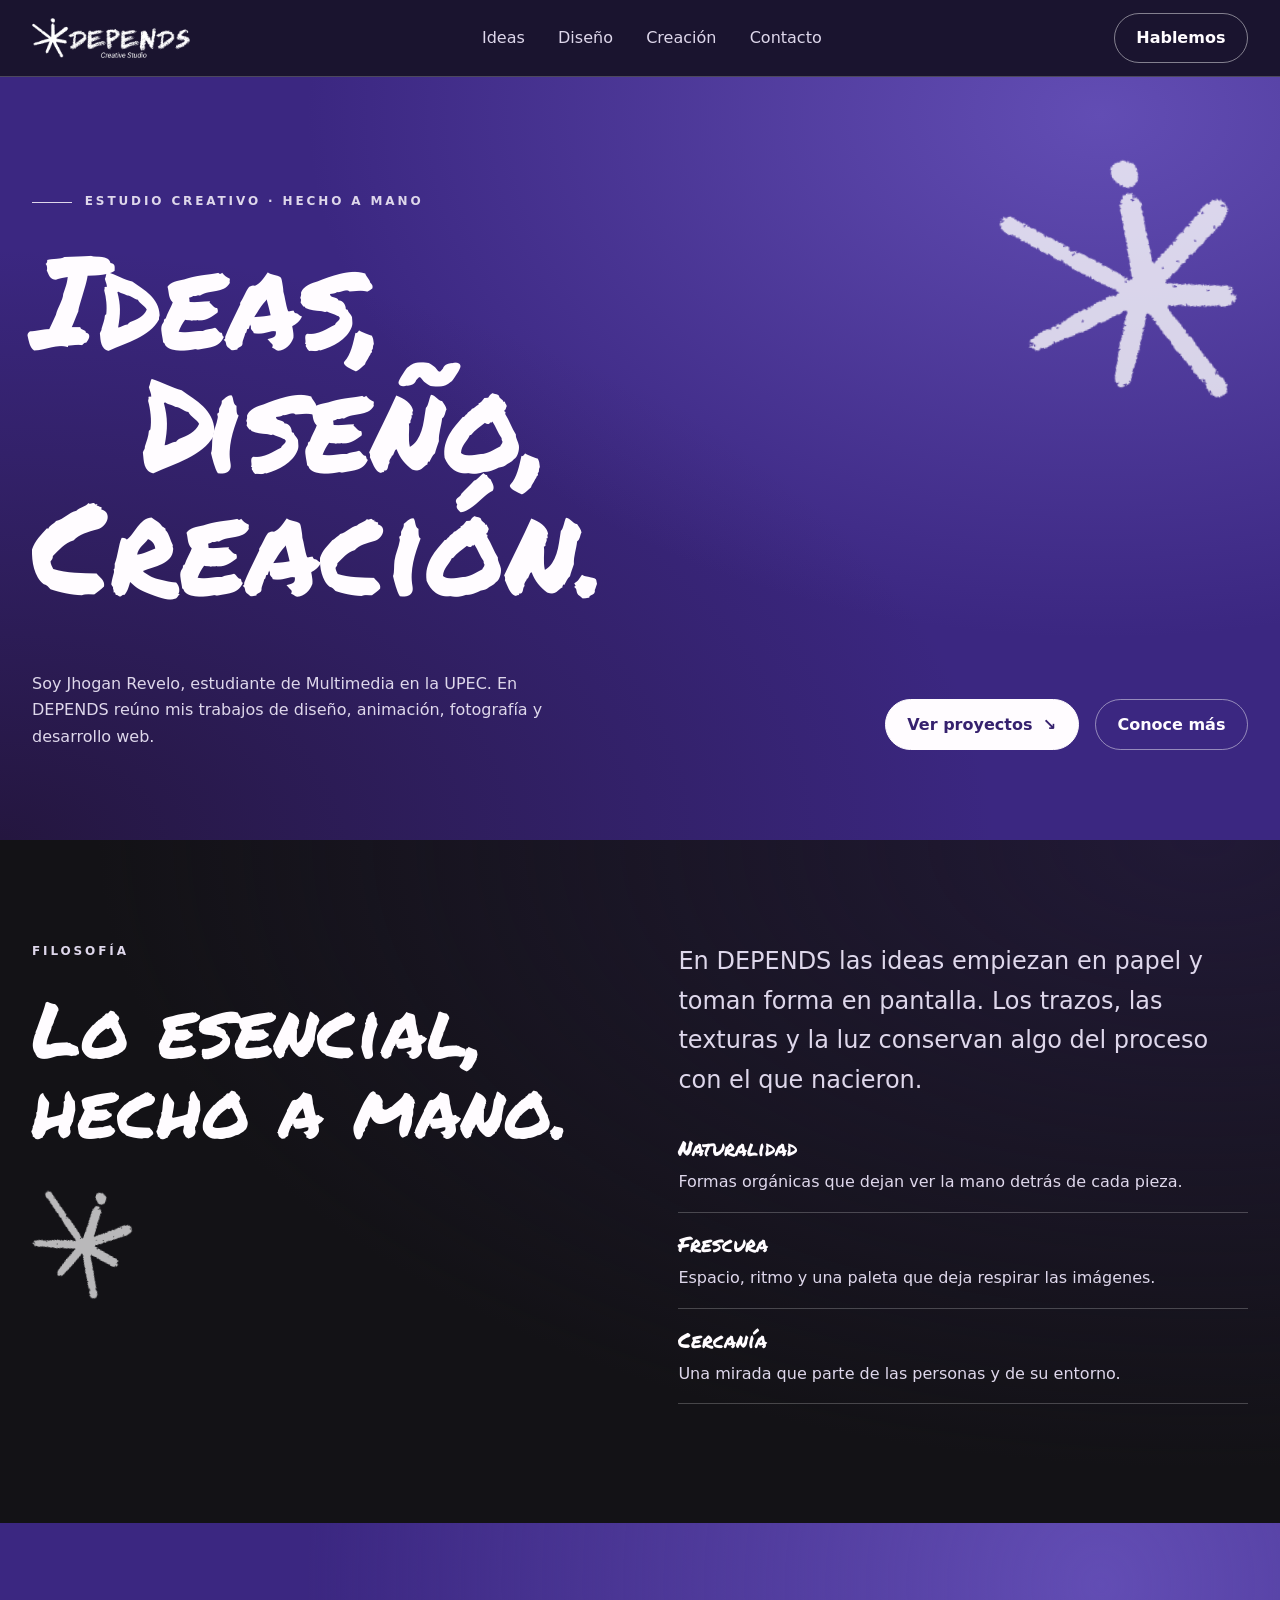
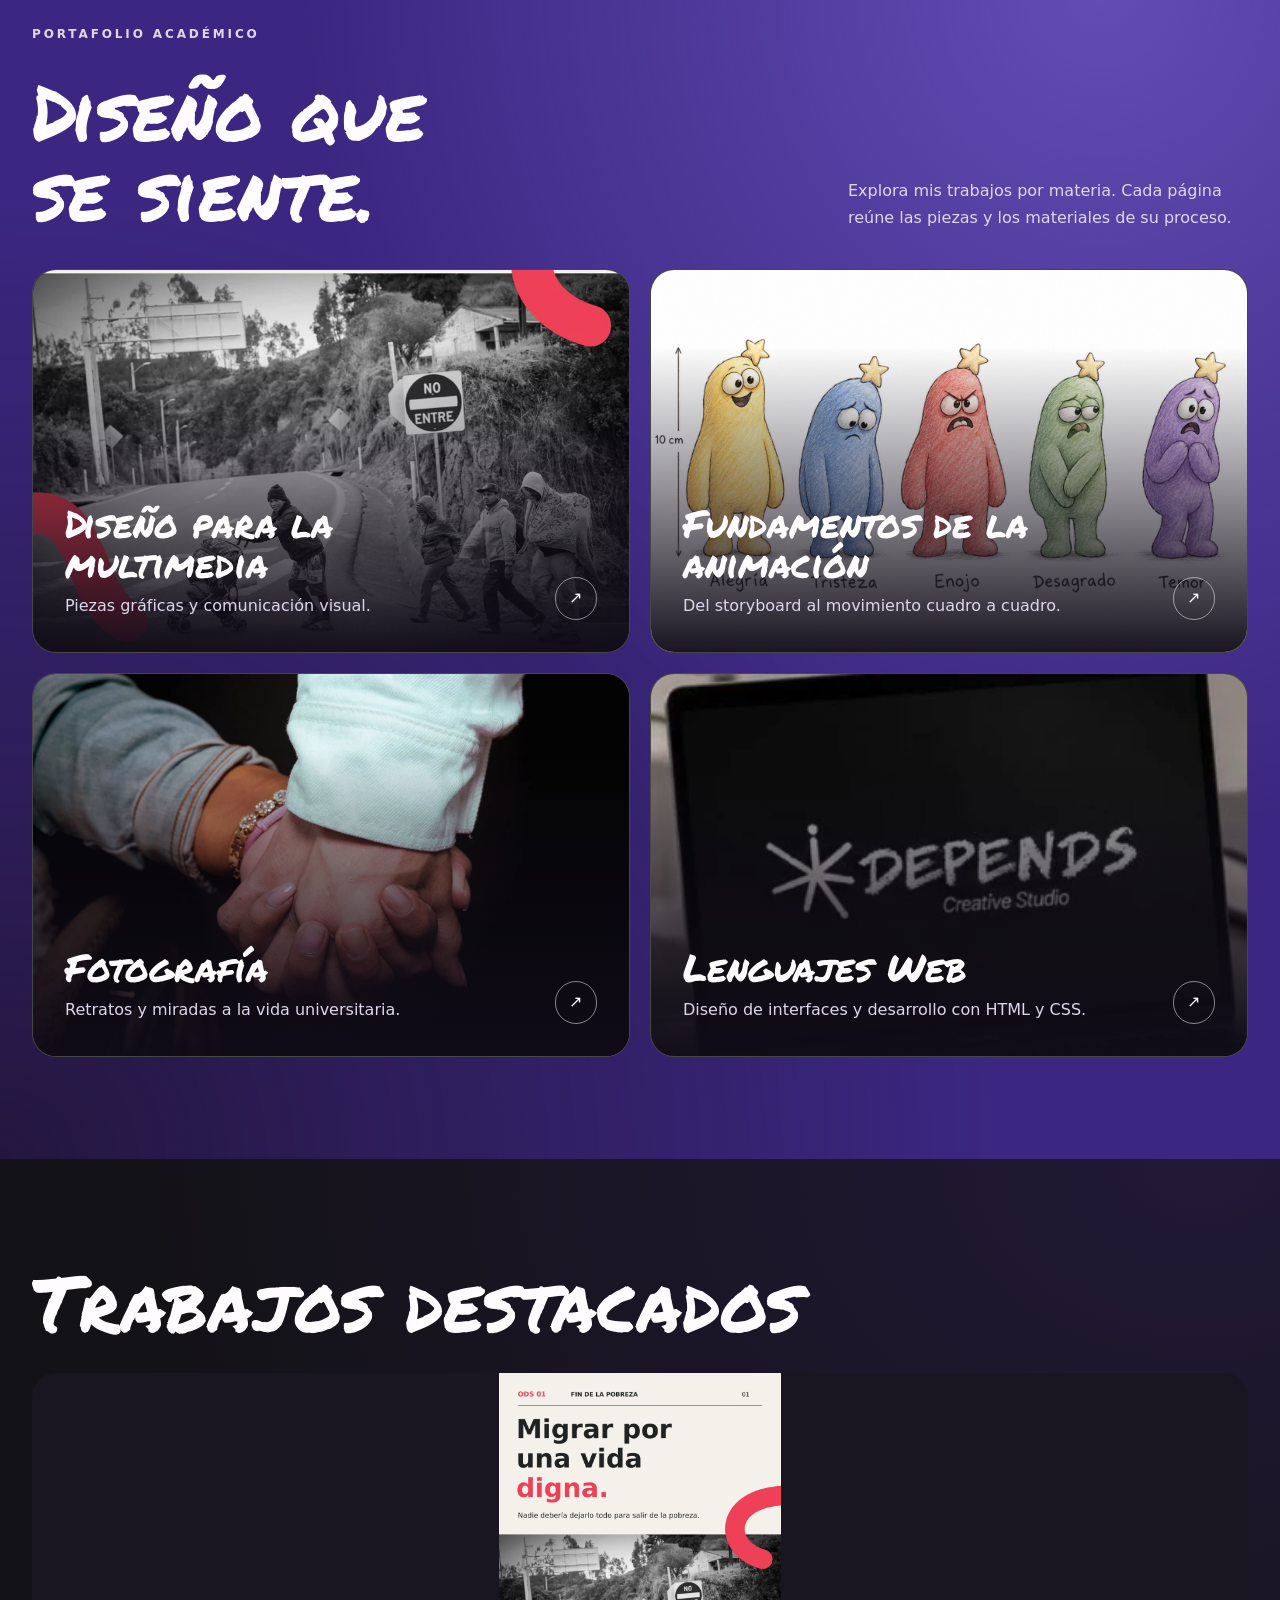
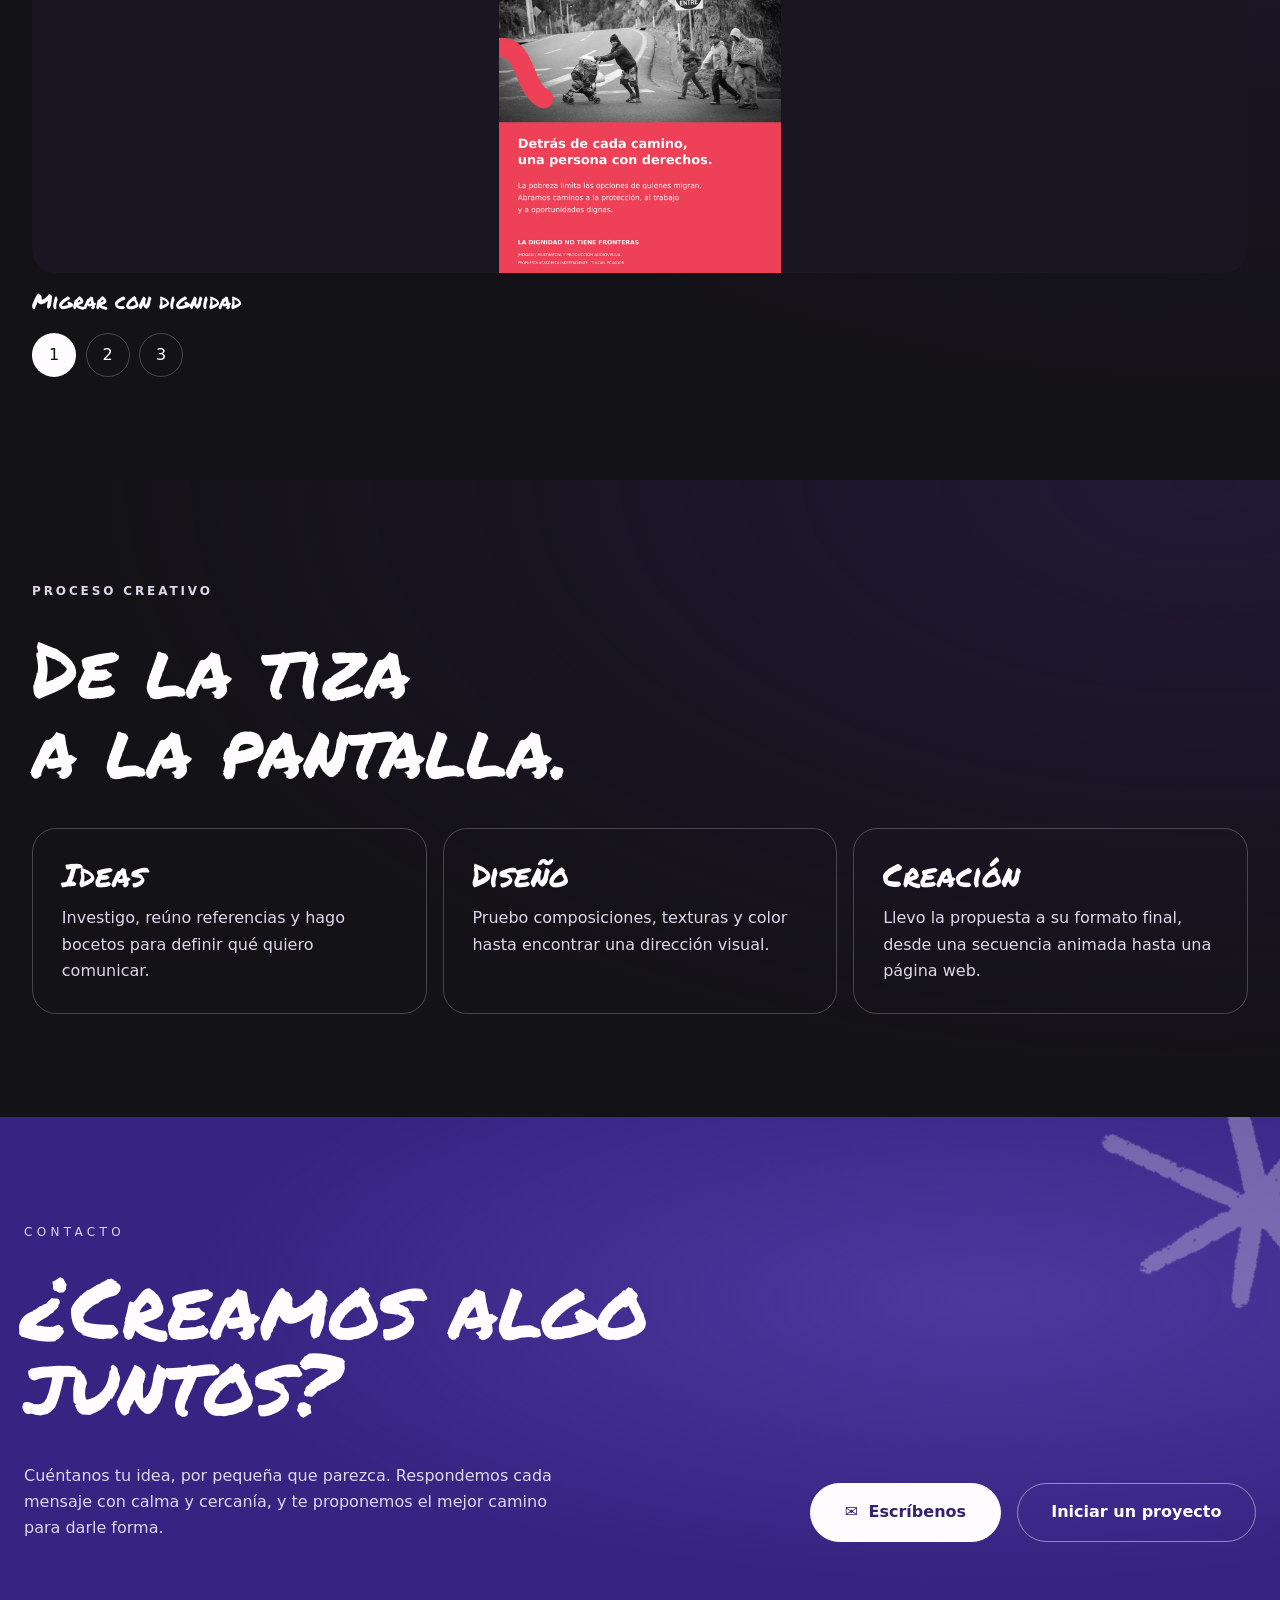
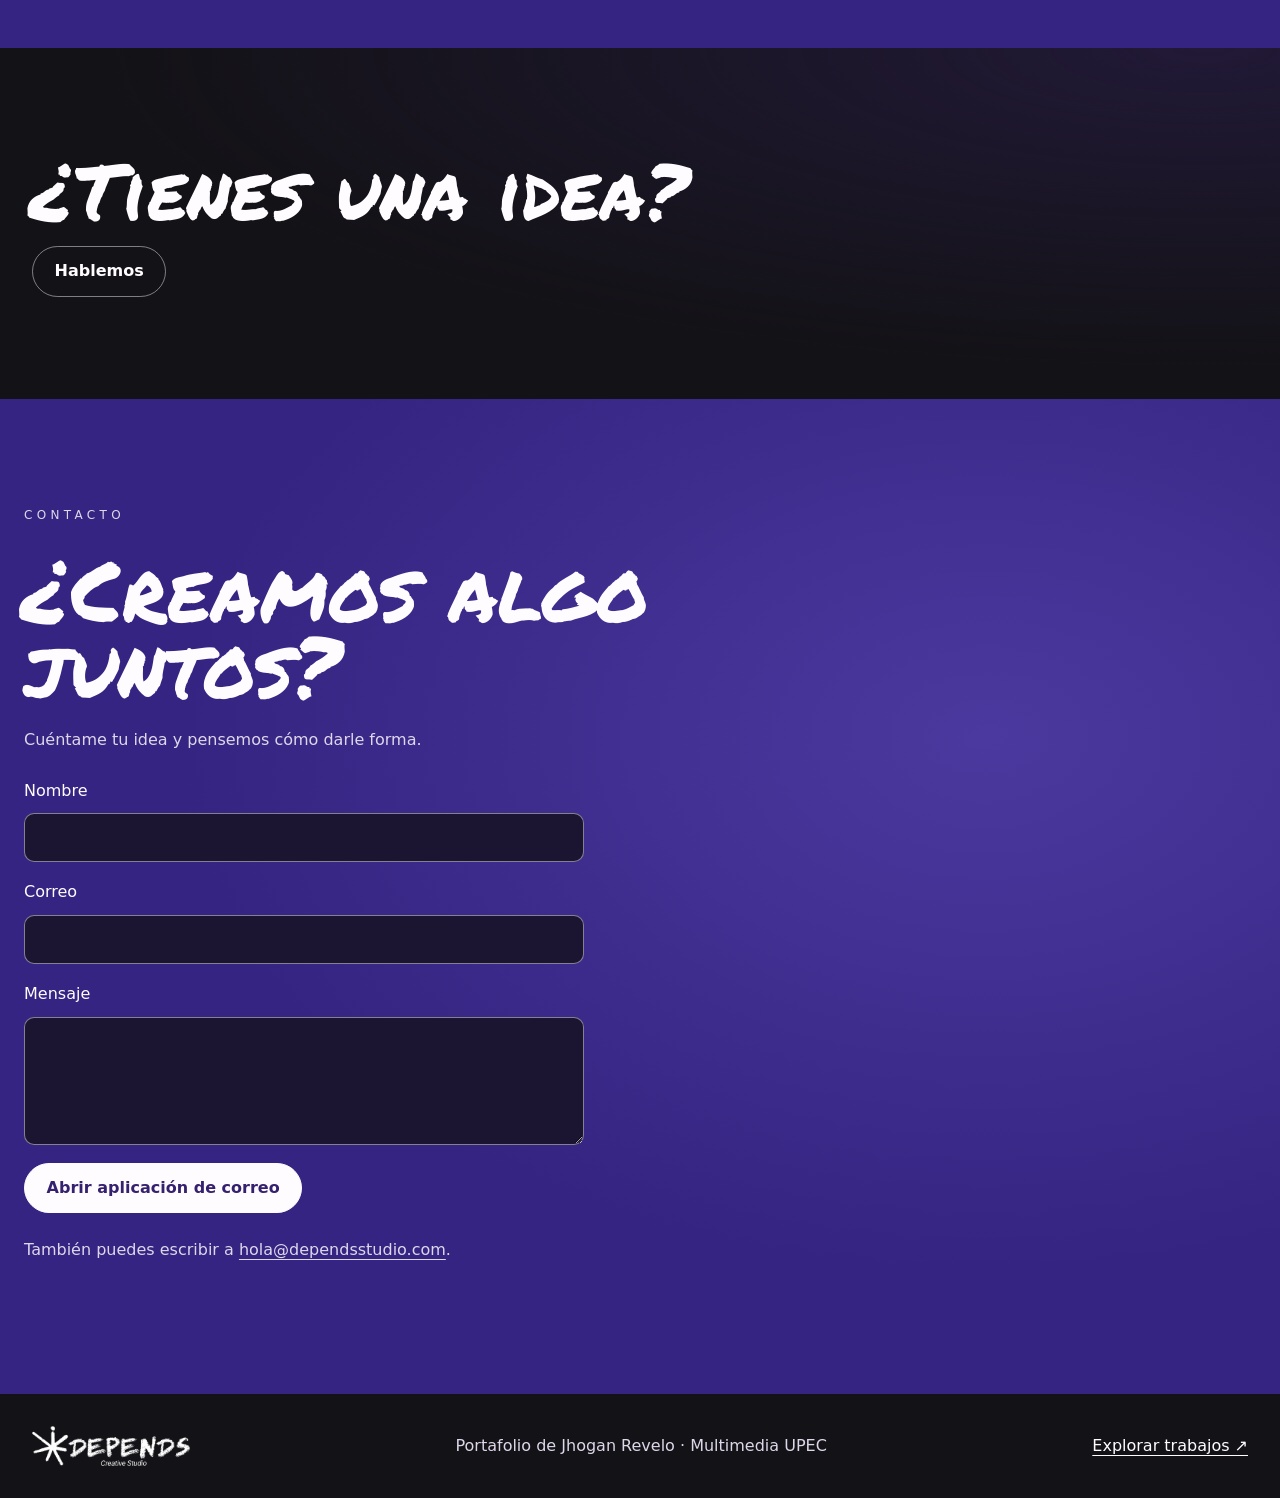
<file: index.html>
<!doctype html>
<html lang="es">
<head>
  <meta charset="utf-8">
  <meta name="viewport" content="width=device-width, initial-scale=1">
  <title>Portafolio de Jhogan Revelo | DEPENDS</title>
  <link rel="icon" href="assets/simbolo.png" type="image/png">
  <link rel="stylesheet" href="estilos.css">
</head>
<body>
  <a class="skip" href="#contenido">Saltar al contenido</a>
  <header class="site-header encabezado">
    <div class="wrap header-inner">
      <a class="brand logo" href="index.html"><img src="assets/marca.png" alt="DEPENDS Creative Studio · Inicio"></a>
      <nav class="menu" aria-label="Navegación principal">
        <ul>
          <li><a href="index.html#ideas">Ideas</a></li>
          <li><a href="index.html#diseno">Diseño</a></li>
          <li><a href="index.html#creacion">Creación</a></li>
          <li><a href="index.html#contacto">Contacto</a></li>
        </ul>
      </nav>
      <a class="button header-action" href="index.html#contacto">Hablemos</a>
    </div>
  </header>
  <main id="contenido">
    <section class="hero purple" aria-labelledby="titulo">
      <img class="hero-symbol" src="assets/simbolo.png" alt="">
      <div class="wrap hero-inner">
        <p class="eyebrow ruled">Estudio creativo · Hecho a mano</p>
        <h1 id="titulo"><span>Ideas,</span><span>Diseño,</span><span>Creación.</span></h1>
        <div class="hero-bottom">
          <p>Soy Jhogan Revelo, estudiante de Multimedia en la UPEC. En DEPENDS reúno mis trabajos de diseño, animación, fotografía y desarrollo web.</p>
          <div class="actions">
            <a class="button boton solid" href="#diseno">Ver proyectos <span aria-hidden="true">↘</span></a>
            <a class="button" href="#ideas">Conoce más</a>
          </div>
        </div>
      </div>
    </section>

    <section class="section dark" id="ideas">
      <div class="wrap split nosotros">
        <div>
          <p class="eyebrow">Filosofía</p>
          <h2>Lo esencial,<br>hecho a mano.</h2>
          <img class="small-symbol" src="assets/simbolo.png" alt="" loading="lazy">
        </div>
        <div>
          <p class="lead">En DEPENDS las ideas empiezan en papel y toman forma en pantalla. Los trazos, las texturas y la luz conservan algo del proceso con el que nacieron.</p>
          <dl class="values">
            <div><dt>Naturalidad</dt><dd>Formas orgánicas que dejan ver la mano detrás de cada pieza.</dd></div>
            <div><dt>Frescura</dt><dd>Espacio, ritmo y una paleta que deja respirar las imágenes.</dd></div>
            <div><dt>Cercanía</dt><dd>Una mirada que parte de las personas y de su entorno.</dd></div>
          </dl>
        </div>
      </div>
    </section>

    <section class="section purple" id="diseno">
      <div class="wrap">
        <div class="section-heading">
          <div><p class="eyebrow">Portafolio académico</p><h2>Diseño que<br>se siente.</h2></div>
          <p>Explora mis trabajos por materia. Cada página reúne las piezas y los materiales de su proceso.</p>
        </div>
        <div class="course-grid servicios">
          <a class="course-card tarjeta" href="diseno-multimedia.html">
            <img src="assets/migrar-con-dignidad.webp" alt="" loading="lazy">
            <div class="course-caption">
              <div><h3>Diseño para la multimedia</h3><p>Piezas gráficas y comunicación visual.</p></div>
              <span class="arrow" aria-hidden="true">↗</span>
            </div>
          </a>
          <a class="course-card tarjeta" href="fundamentos-animacion.html">
            <img src="assets/tabla-emociones-estelares.png" alt="" loading="lazy">
            <div class="course-caption">
              <div><h3>Fundamentos de la animación</h3><p>Del storyboard al movimiento cuadro a cuadro.</p></div>
              <span class="arrow" aria-hidden="true">↗</span>
            </div>
          </a>
          <a class="course-card tarjeta" href="fotografia.html">
            <img src="assets/dsc02312.webp" alt="" loading="lazy">
            <div class="course-caption">
              <div><h3>Fotografía</h3><p>Retratos y miradas a la vida universitaria.</p></div>
              <span class="arrow" aria-hidden="true">↗</span>
            </div>
          </a>
          <a class="course-card tarjeta" href="lenguajes-web.html">
            <img src="assets/lenguajes-web.webp" alt="" loading="lazy">
            <div class="course-caption">
              <div><h3>Lenguajes Web</h3><p>Diseño de interfaces y desarrollo con HTML y CSS.</p></div>
              <span class="arrow" aria-hidden="true">↗</span>
            </div>
          </a>
        </div>
      </div>
    </section>

    <section class="section dark" aria-labelledby="destacados">
      <div class="wrap">
        <h2 id="destacados">Trabajos destacados</h2>
        <div class="slider" role="group" aria-label="Carrusel de trabajos">
          <input type="radio" name="slider" id="s1" aria-label="Ver Migrar con dignidad" checked>
          <input type="radio" name="slider" id="s2" aria-label="Ver Never Enough">
          <input type="radio" name="slider" id="s3" aria-label="Ver Serie fotográfica UPEC">
          <figure class="slide slide1">
            <label for="s2" title="Siguiente imagen"><img src="assets/migrar-con-dignidad.webp" alt="Afiche sobre migración y dignidad" loading="lazy"></label>
            <figcaption>Migrar con dignidad</figcaption>
          </figure>
          <figure class="slide slide2">
            <label for="s3" title="Siguiente imagen"><img src="assets/animacion.webp" alt="Personaje de plastilina en una habitación" loading="lazy"></label>
            <figcaption>Never Enough</figcaption>
          </figure>
          <figure class="slide slide3">
            <label for="s1" title="Siguiente imagen"><img src="assets/dsc02312.webp" alt="Dos personas se toman de la mano" loading="lazy"></label>
            <figcaption>Serie fotográfica UPEC</figcaption>
          </figure>
          <div class="puntos">
            <label for="s1"><span aria-hidden="true">1</span></label>
            <label for="s2"><span aria-hidden="true">2</span></label>
            <label for="s3"><span aria-hidden="true">3</span></label>
          </div>
        </div>
      </div>
    </section>

    <section class="section dark" id="creacion">
      <div class="wrap">
        <p class="eyebrow">Proceso creativo</p>
        <h2>De la tiza<br>a la pantalla.</h2>
        <ol class="process">
          <li><h3>Ideas</h3><p>Investigo, reúno referencias y hago bocetos para definir qué quiero comunicar.</p></li>
          <li><h3>Diseño</h3><p>Pruebo composiciones, texturas y color hasta encontrar una dirección visual.</p></li>
          <li><h3>Creación</h3><p>Llevo la propuesta a su formato final, desde una secuencia animada hasta una página web.</p></li>
        </ol>
      </div>
    </section>

   <section class="section contacto" id="contacto" aria-labelledby="contacto-titulo">
  <img class="contacto-simbolo" src="assets/simbolo.png" alt="">

  <div class="wrap">
    <p class="eyebrow"> Contacto</p>
    <h2 id="contacto-titulo">¿Creamos algo<br>juntos?</h2>

    <div class="contacto-detalle">
      <p>
        Cuéntanos tu idea, por pequeña que parezca. Respondemos cada mensaje
        con calma y cercanía, y te proponemos el mejor camino para darle forma.
      </p>

      <div class="actions">
        <a class="button solid" href="mailto:hola@dependsstudio.com">
          <span aria-hidden="true">✉</span> Escríbenos
        </a>
        <a class="button" href="mailto:hola@dependsstudio.com?subject=Nuevo%20proyecto">
          Iniciar un proyecto
        </a>
      </div>
    </div>
  </div>
</section>

    <section class="section dark llamado">
      <div class="wrap">
        <h2>¿Tienes una idea?</h2>
        <a class="button boton" href="#contacto">Hablemos</a>
      </div>
    </section>

    <section class="section purple contact contacto" id="contacto">
      <div class="wrap">
        <p class="eyebrow">Contacto</p>
        <h2>¿Creamos algo<br>juntos?</h2>
        <p>Cuéntame tu idea y pensemos cómo darle forma.</p>
        <!-- Comprueba la dirección de la referencia antes de publicar. -->
        <form action="mailto:hola@dependsstudio.com" method="post" enctype="text/plain">
          <label for="nombre">Nombre</label>
          <input id="nombre" name="Nombre" autocomplete="name" required>
          <label for="correo">Correo</label>
          <input type="email" id="correo" name="Correo" autocomplete="email" required>
          <label for="mensaje">Mensaje</label>
          <textarea id="mensaje" name="Mensaje" rows="4" required></textarea>
          <button class="button boton solid" type="submit">Abrir aplicación de correo</button>
        </form>
        <p>También puedes escribir a <a href="mailto:hola@dependsstudio.com">hola@dependsstudio.com</a>.</p>
      </div>
    </section>
  </main>
  <footer class="pie">
    <div class="wrap footer-inner">
      <a class="brand logo" href="index.html"><img src="assets/marca.png" alt="DEPENDS Creative Studio · Inicio"></a>
      <p>Portafolio de Jhogan Revelo · Multimedia UPEC</p>
      <a href="index.html#diseno">Explorar trabajos ↗</a>
    </div>
  </footer>
</body>
</html>
</file>
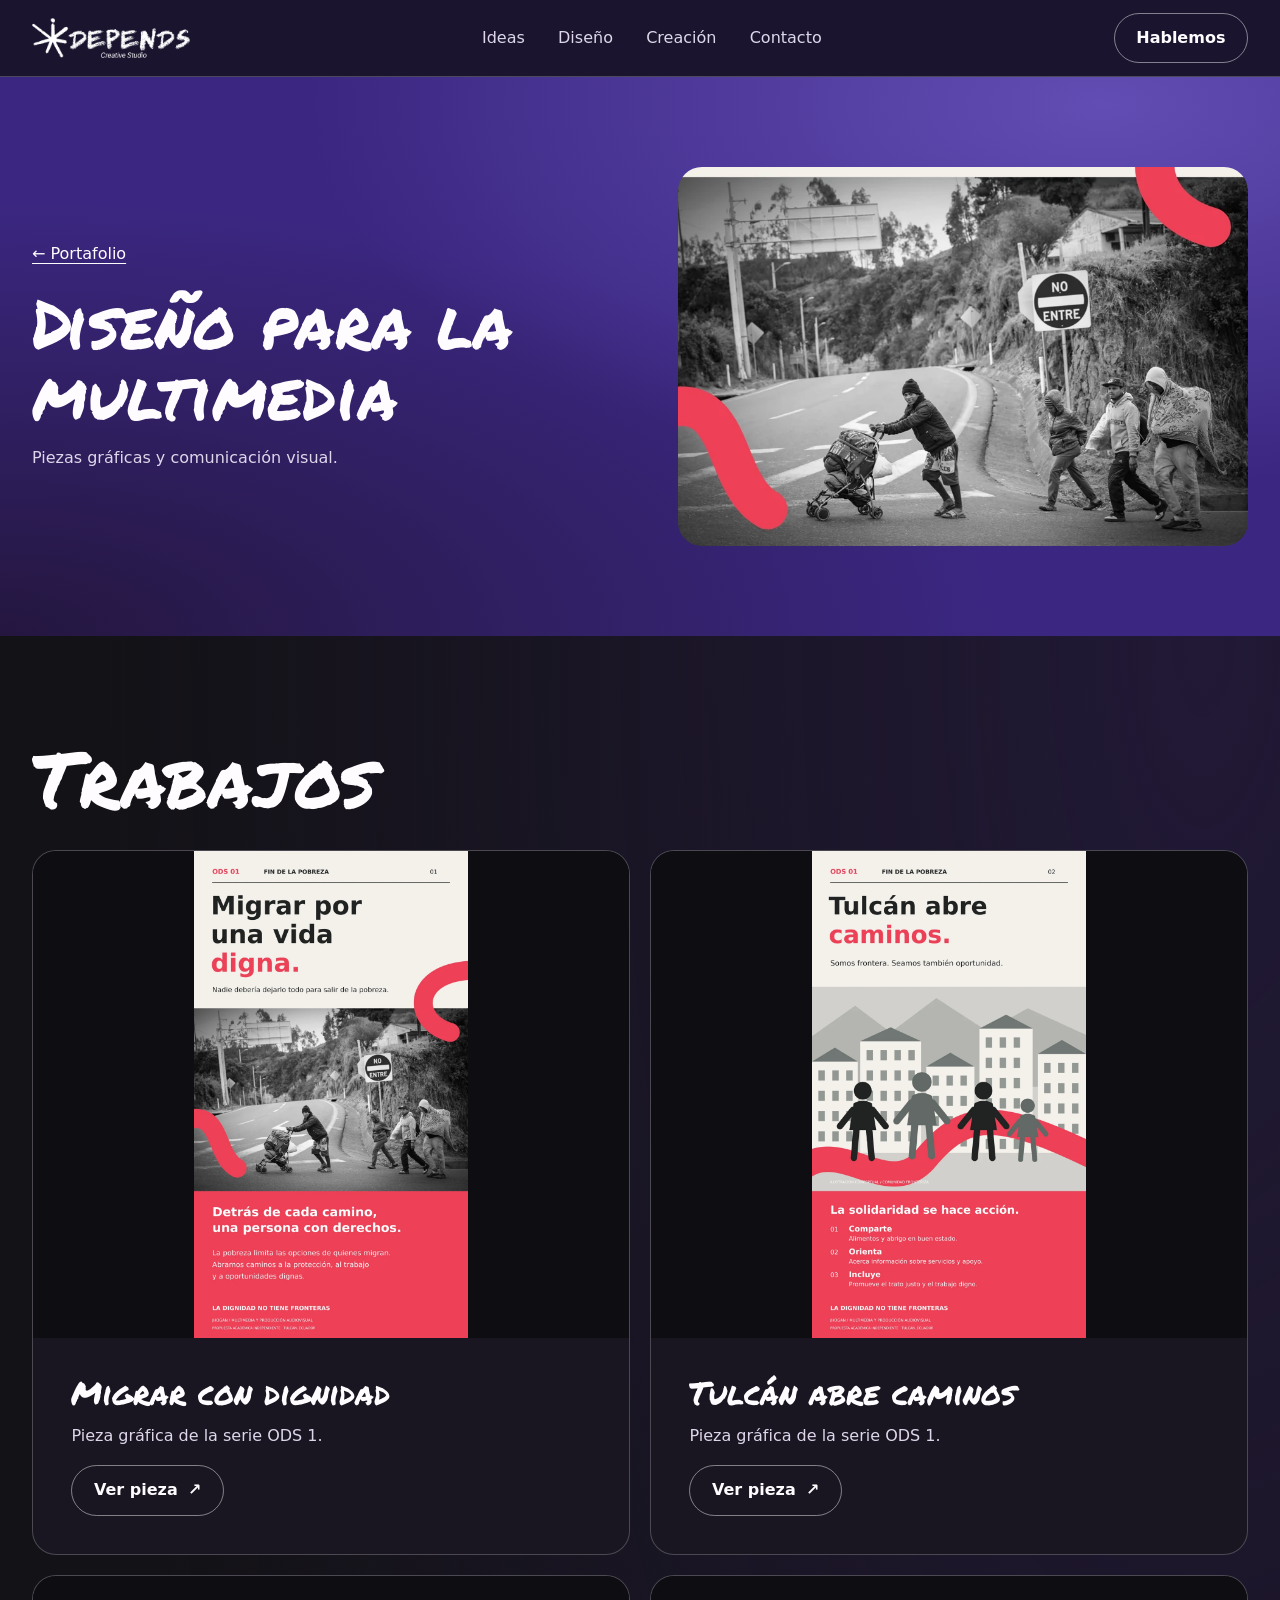
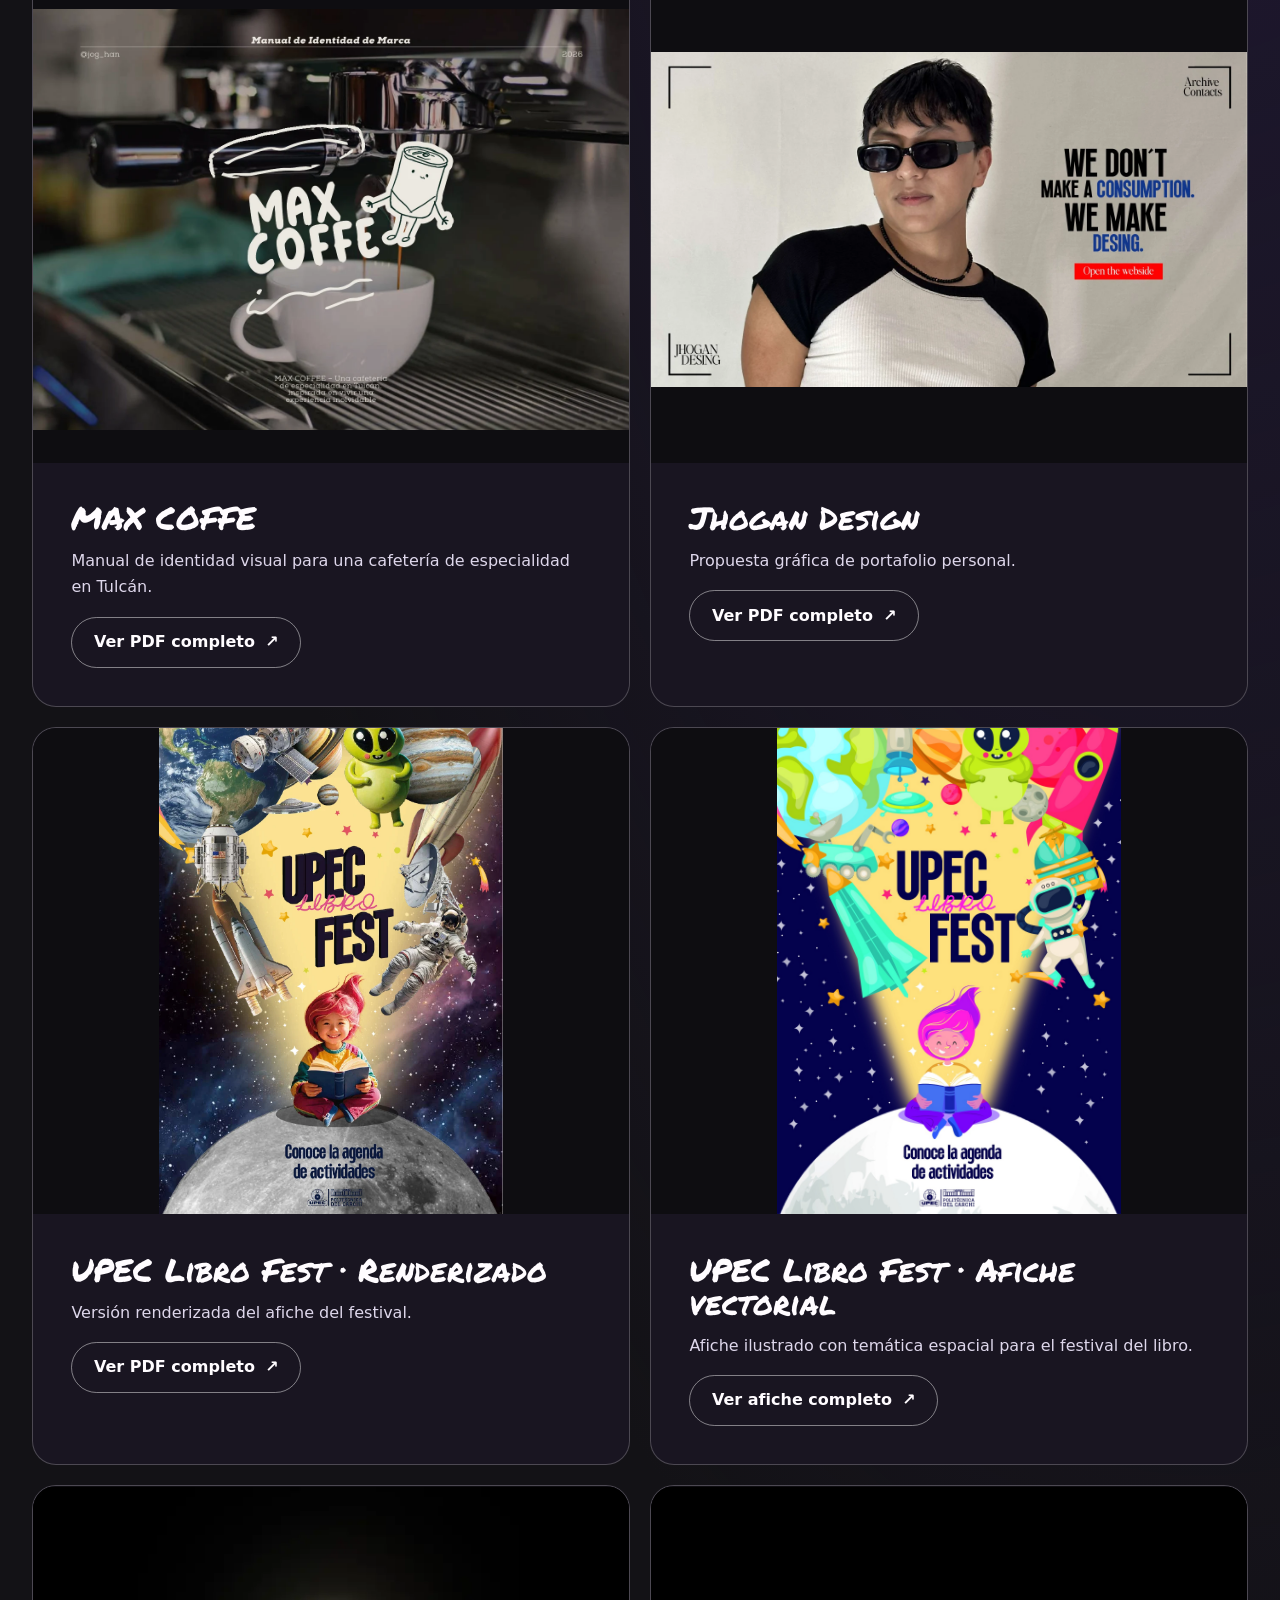
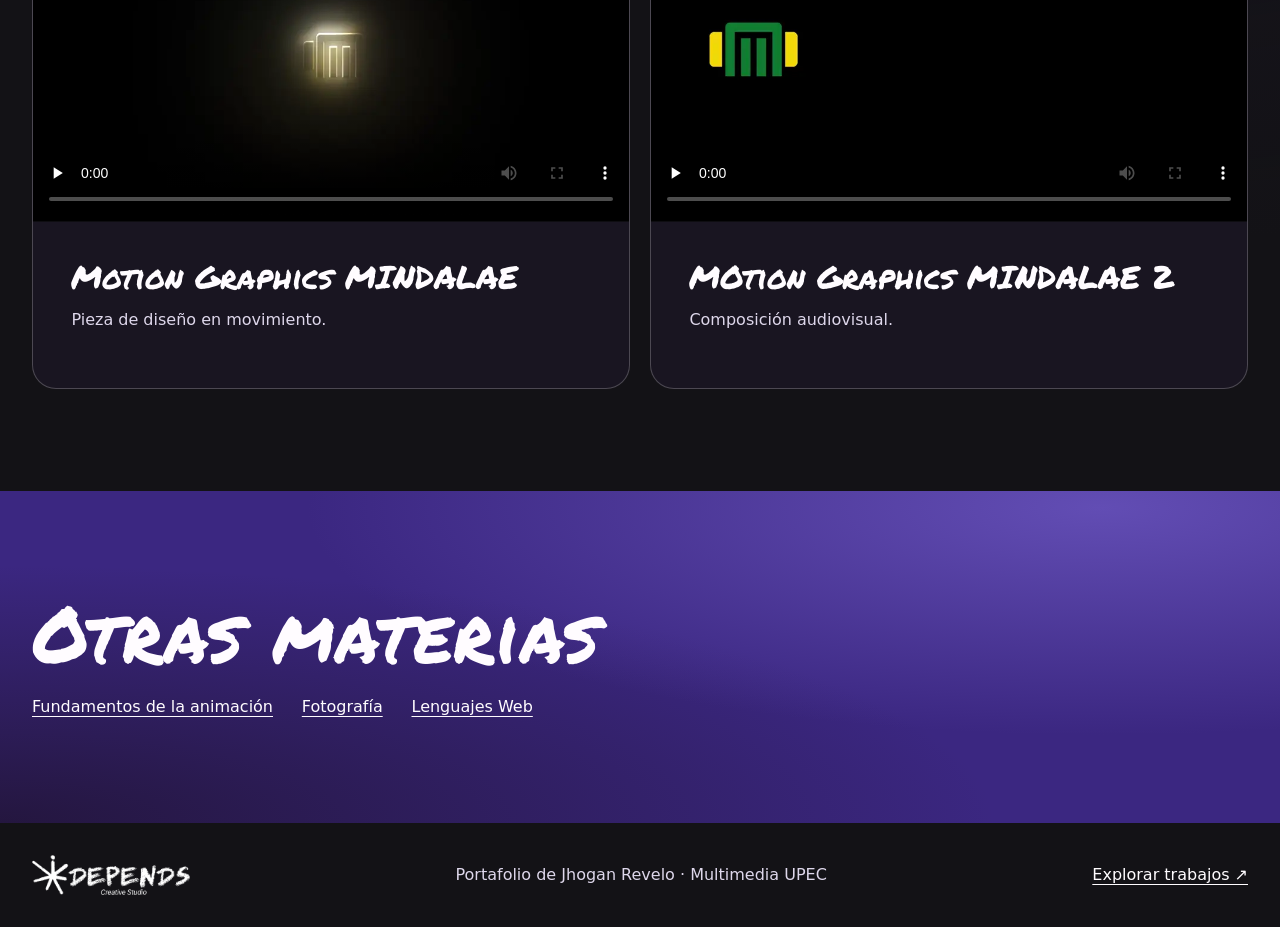
<file: diseno-multimedia.html>
<!doctype html>
<html lang="es">
<head>
  <meta charset="utf-8">
  <meta name="viewport" content="width=device-width, initial-scale=1">
  <title>Diseño para la multimedia | DEPENDS</title>
  <link rel="icon" href="assets/simbolo.png" type="image/png">
  <link rel="stylesheet" href="estilos.css">
</head>
<body>
  <a class="skip" href="#contenido">Saltar al contenido</a>

  <header class="site-header encabezado">
    <div class="wrap header-inner">
      <a class="brand logo" href="index.html">
        <img src="assets/marca.png" alt="DEPENDS Creative Studio · Inicio">
      </a>
      <nav class="menu" aria-label="Navegación principal">
        <ul>
          <li><a href="index.html#ideas">Ideas</a></li>
          <li><a href="index.html#diseno">Diseño</a></li>
          <li><a href="index.html#creacion">Creación</a></li>
          <li><a href="index.html#contacto">Contacto</a></li>
        </ul>
      </nav>
      <a class="button header-action" href="index.html#contacto">Hablemos</a>
    </div>
  </header>

  <main id="contenido">
    <section class="subject-hero purple">
      <div class="wrap subject-grid">
        <div>
          <nav class="breadcrumb" aria-label="Ruta de navegación">
            <a href="index.html#diseno">← Portafolio</a>
          </nav>
          <h1>Diseño para la multimedia</h1>
          <p>Piezas gráficas y comunicación visual.</p>
        </div>
        <img class="subject-image" src="assets/migrar-con-dignidad.webp" alt="">
      </div>
    </section>

    <section class="section dark" aria-labelledby="trabajos">
      <div class="wrap">
        <h2 id="trabajos">Trabajos</h2>

        <div class="project-grid">
          <article class="project">
            <img class="project-media" src="assets/migrar-con-dignidad.webp"
                 alt="Pieza gráfica Migrar con dignidad" loading="lazy">
            <div class="project-body">
              <h3>Migrar con dignidad</h3>
              <p>Pieza gráfica de la serie ODS 1.</p>
              <a class="button" href="assets/migrar-con-dignidad.webp">
                Ver pieza <span aria-hidden="true">↗</span>
              </a>
            </div>
          </article>

          <article class="project">
            <img class="project-media" src="assets/tulcan-abre-caminos.webp"
                 alt="Pieza gráfica Tulcán abre caminos" loading="lazy">
            <div class="project-body">
              <h3>Tulcán abre caminos</h3>
              <p>Pieza gráfica de la serie ODS 1.</p>
              <a class="button" href="assets/tulcan-abre-caminos.webp">
                Ver pieza <span aria-hidden="true">↗</span>
              </a>
            </div>
          </article>

          <article class="project">
            <img class="project-media" src="assets/diseno/max-coffe.webp"
                 alt="Vista previa de MAX COFFE" loading="lazy">
            <div class="project-body">
              <h3>MAX COFFE</h3>
              <p>Manual de identidad visual para una cafetería de especialidad en Tulcán.</p>
              <a class="button" href="assets/diseno/max-coffe.pdf">
                Ver PDF completo <span aria-hidden="true">↗</span>
              </a>
            </div>
          </article>

          <article class="project">
            <img class="project-media" src="assets/diseno/jhogan-design.webp"
                 alt="Vista previa de Jhogan Design" loading="lazy">
            <div class="project-body">
              <h3>Jhogan Design</h3>
              <p>Propuesta gráfica de portafolio personal.</p>
              <a class="button" href="assets/diseno/jhogan-design.pdf">
                Ver PDF completo <span aria-hidden="true">↗</span>
              </a>
            </div>
          </article>

          <article class="project">
            <img class="project-media" src="assets/diseno/libro-fest-render.webp"
                 alt="Vista previa de UPEC Libro Fest renderizado" loading="lazy">
            <div class="project-body">
              <h3>UPEC Libro Fest · Renderizado</h3>
              <p>Versión renderizada del afiche del festival.</p>
              <a class="button" href="assets/diseno/libro-fest-render.pdf">
                Ver PDF completo <span aria-hidden="true">↗</span>
              </a>
            </div>
          </article>

          <article class="project">
            <img class="project-media" src="assets/diseno/libro-fest-vectorial.jpg"
                 alt="Afiche de UPEC Libro Fest con planetas, un astronauta y una niña leyendo"
                 loading="lazy">
            <div class="project-body">
              <h3>UPEC Libro Fest · Afiche vectorial</h3>
              <p>Afiche ilustrado con temática espacial para el festival del libro.</p>
              <a class="button" href="assets/diseno/libro-fest-vectorial.jpg">
                Ver afiche completo <span aria-hidden="true">↗</span>
              </a>
            </div>
          </article>

          <article class="project">
            <video class="project-media" controls playsinline preload="none"
                   poster="assets/diseno/motion-graphics.webp" aria-label="Motion Graphics">
              <source src="assets/diseno/motion-graphics.mp4" type="video/mp4">
              <a href="assets/diseno/motion-graphics.mp4">Abrir el video</a>
            </video>
            <div class="project-body">
              <h3>Motion Graphics MINDALAE</h3>
              <p>Pieza de diseño en movimiento.</p>
            </div>
          </article>

          <article class="project">
            <video class="project-media" controls playsinline preload="none"
                   poster="assets/diseno/comp-1.webp" aria-label="Comp 1">
              <source src="assets/diseno/comp-1.mp4" type="video/mp4">
              <a href="assets/diseno/comp-1.mp4">Abrir el video</a>
            </video>
            <div class="project-body">
              <h3>MOtion Graphics MINDALAE 2</h3>
              <p>Composición audiovisual.</p>
            </div>
          </article>
        </div>
      </div>
    </section>

    <section class="section purple">
      <div class="wrap">
        <h2>Otras materias</h2>
        <nav class="subject-nav" aria-label="Otras materias">
          <a href="fundamentos-animacion.html">Fundamentos de la animación</a>
          <a href="fotografia.html">Fotografía</a>
          <a href="lenguajes-web.html">Lenguajes Web</a>
        </nav>
      </div>
    </section>
  </main>

  <footer class="pie">
    <div class="wrap footer-inner">
      <a class="brand logo" href="index.html">
        <img src="assets/marca.png" alt="DEPENDS Creative Studio · Inicio">
      </a>
      <p>Portafolio de Jhogan Revelo · Multimedia UPEC</p>
      <a href="index.html#diseno">Explorar trabajos ↗</a>
    </div>
  </footer>
</body>
</html>
</file>
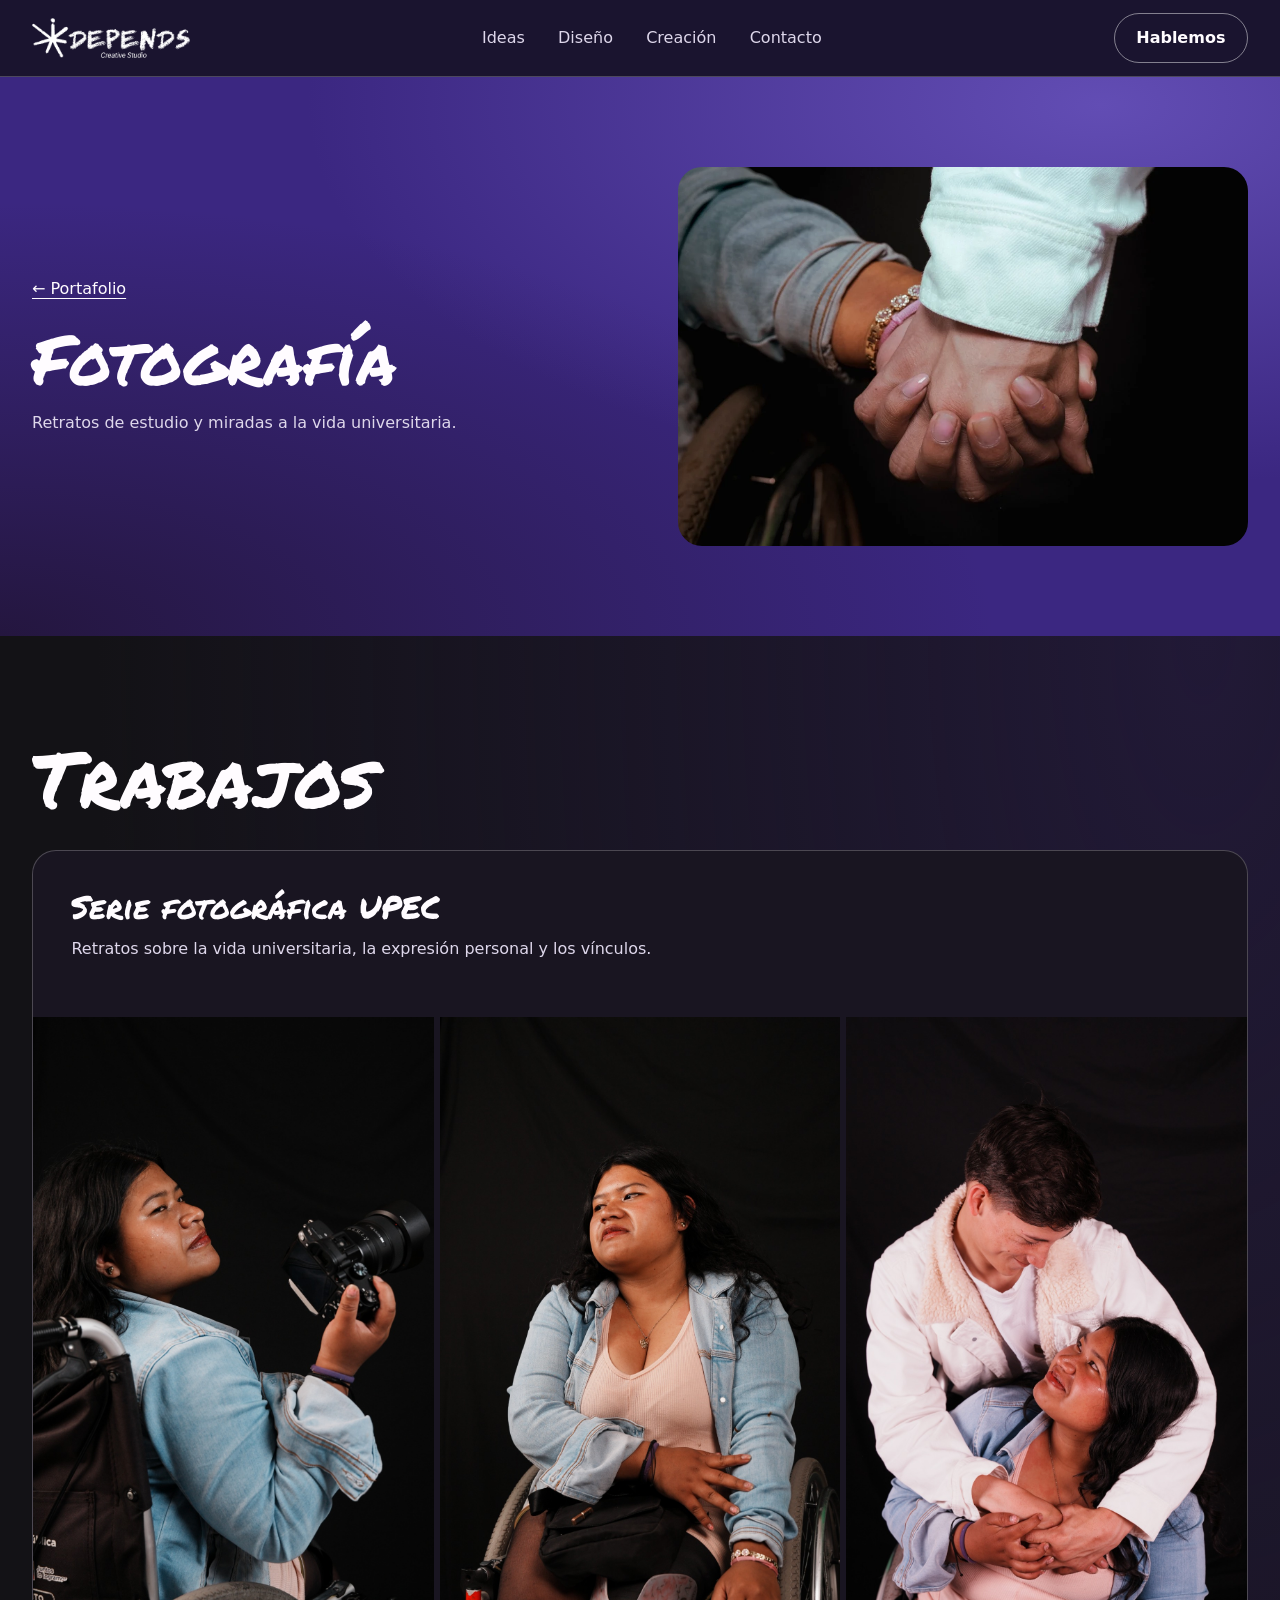
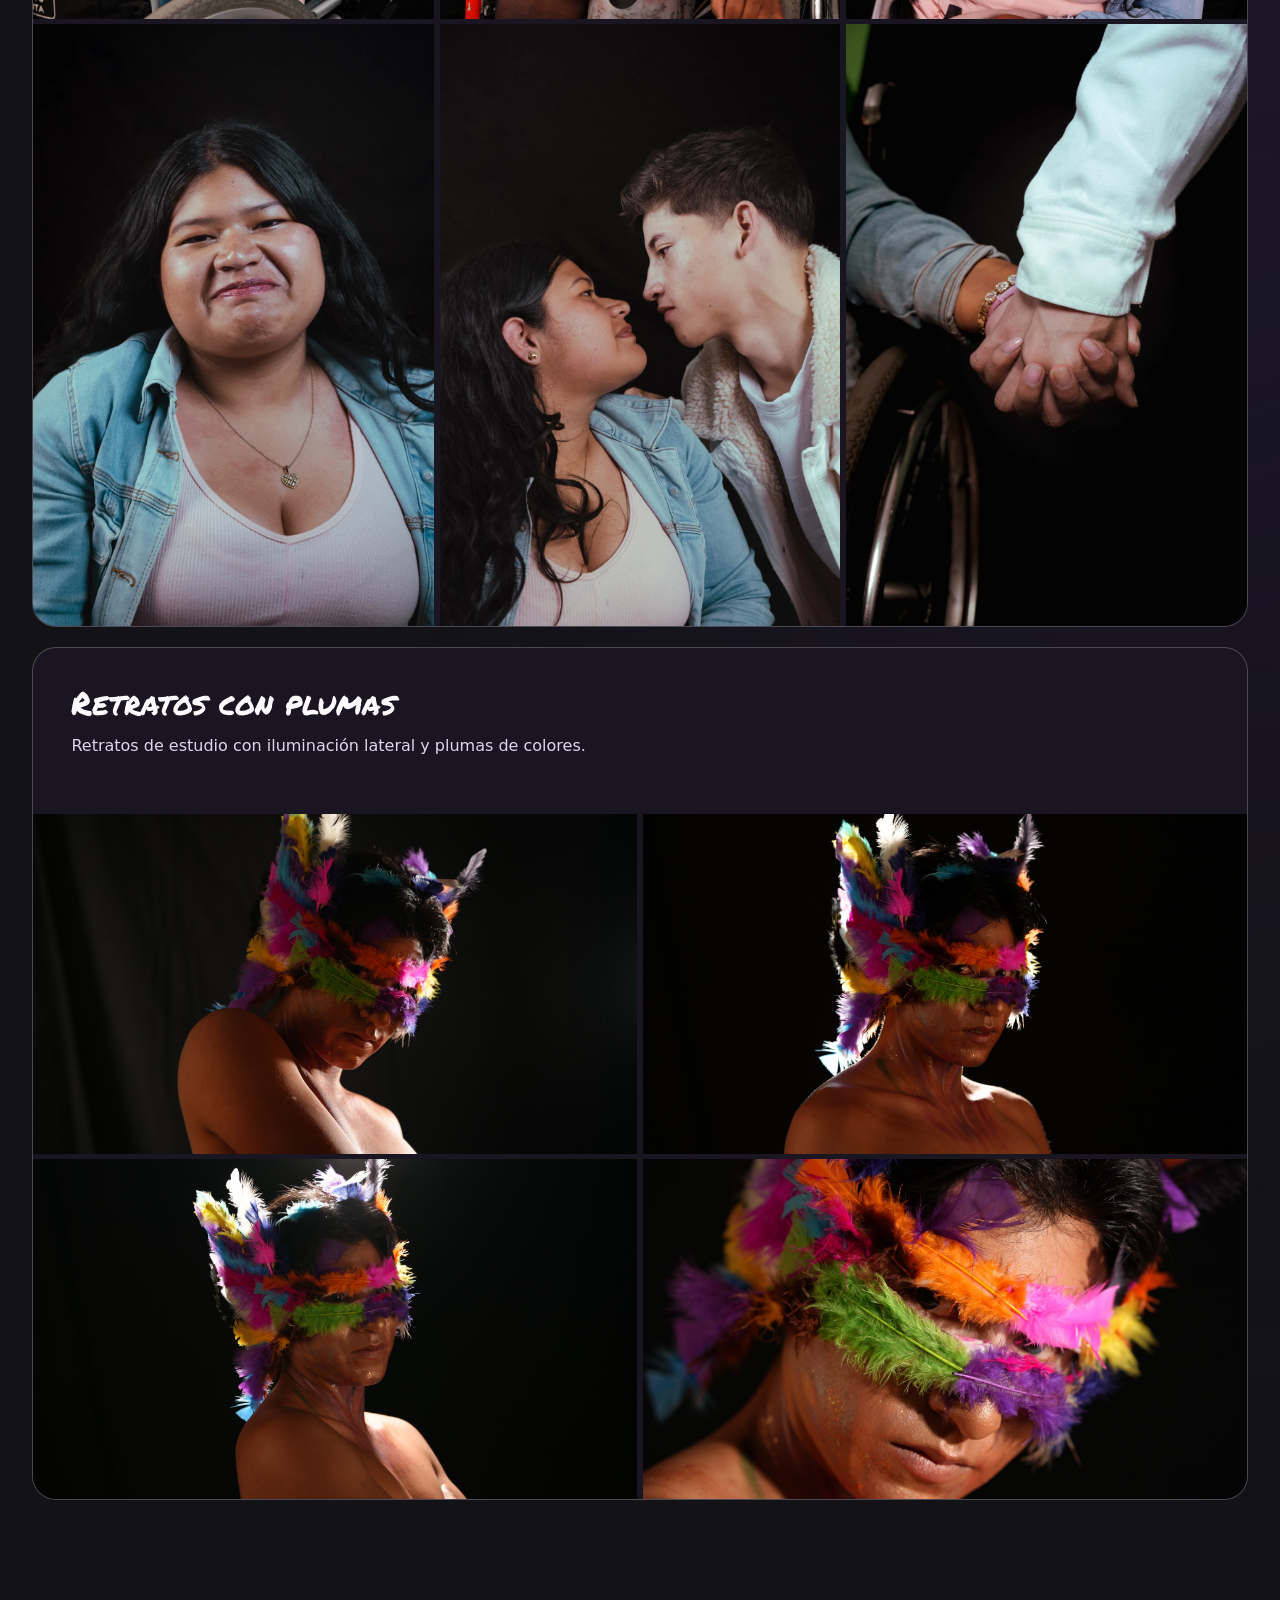
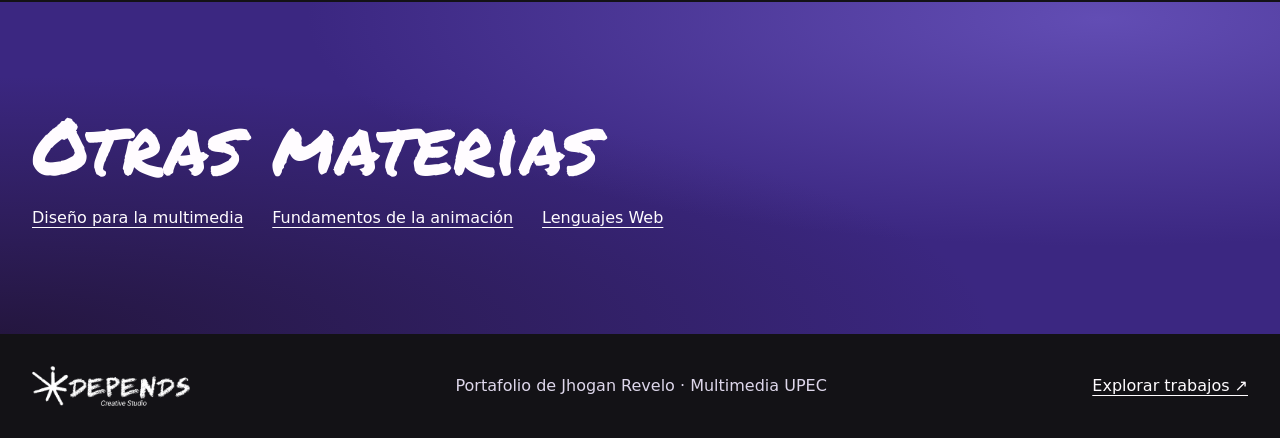
<file: fotografia.html>
<!doctype html>
<html lang="es">
<head>
  <meta charset="utf-8">
  <meta name="viewport" content="width=device-width, initial-scale=1">
  <title>Fotografía | DEPENDS</title>
  <link rel="icon" href="assets/simbolo.png" type="image/png">
  <link rel="stylesheet" href="estilos.css">
</head>
<body>
  <a class="skip" href="#contenido">Saltar al contenido</a>
  <header class="site-header encabezado">
    <div class="wrap header-inner">
      <a class="brand logo" href="index.html"><img src="assets/marca.png" alt="DEPENDS Creative Studio · Inicio"></a>
      <nav class="menu" aria-label="Navegación principal">
        <ul>
          <li><a href="index.html#ideas">Ideas</a></li>
          <li><a href="index.html#diseno">Diseño</a></li>
          <li><a href="index.html#creacion">Creación</a></li>
          <li><a href="index.html#contacto">Contacto</a></li>
        </ul>
      </nav>
      <a class="button header-action" href="index.html#contacto">Hablemos</a>
    </div>
  </header>
  <main id="contenido">
    <section class="subject-hero purple">
      <div class="wrap subject-grid">
        <div>
          <nav class="breadcrumb" aria-label="Ruta de navegación"><a href="index.html#diseno">← Portafolio</a></nav>
          <h1>Fotografía</h1>
          <p>Retratos de estudio y miradas a la vida universitaria.</p>
        </div>
        <img class="subject-image" src="assets/dsc02312.webp" alt="">
      </div>
    </section>
    <section class="section dark" aria-labelledby="trabajos">
      <div class="wrap">
        <h2 id="trabajos">Trabajos</h2>
        <div class="project-grid single">
          <article class="project">
            <div class="project-body">
              <h3>Serie fotográfica UPEC</h3>
              <p>Retratos sobre la vida universitaria, la expresión personal y los vínculos.</p>
            </div>
            <div class="photo-grid galeria galeria-vertical">
              <a class="foto" href="assets/fotografia/DSC02198.JPG">
                <img class="project-media" src="assets/fotografia/DSC02198.JPG" alt="Joven en silla de ruedas con una cámara en la mano" width="1151" height="2048" loading="lazy">
              </a>
              <a class="foto" href="assets/fotografia/DSC02227.JPG">
                <img class="project-media" src="assets/fotografia/DSC02227.JPG" alt="Joven en silla de ruedas con la mirada hacia arriba" width="1151" height="2048" loading="lazy">
              </a>
              <a class="foto" href="assets/fotografia/DSC02250.JPG">
                <img class="project-media" src="assets/fotografia/DSC02250.JPG" alt="Dos jóvenes se abrazan junto a una silla de ruedas" width="1151" height="2048" loading="lazy">
              </a>
              <a class="foto" href="assets/dsc02214.webp">
                <img class="project-media" src="assets/dsc02214.webp" alt="Retrato frontal de una joven con chaqueta celeste" width="1106" height="1700" loading="lazy">
              </a>
              <a class="foto" href="assets/dsc02304.webp">
                <img class="project-media" src="assets/dsc02304.webp" alt="Dos jóvenes se miran de cerca" width="1146" height="1700" loading="lazy">
              </a>
              <a class="foto" href="assets/dsc02312.webp">
                <img class="project-media" src="assets/dsc02312.webp" alt="Dos personas se toman de la mano junto a una silla de ruedas" width="1110" height="1700" loading="lazy">
              </a>
            </div>
          </article>
          <article class="project">
            <div class="project-body">
              <h3>Retratos con plumas</h3>
              <p>Retratos de estudio con iluminación lateral y plumas de colores.</p>
            </div>
            <div class="photo-grid galeria galeria-horizontal">
              <a class="foto" href="assets/fotografia/DSC00072.JPG">
                <img class="project-media" src="assets/fotografia/DSC00072.JPG" alt="Retrato lateral con la cabeza inclinada y un tocado de plumas" width="2048" height="1151" loading="lazy">
              </a>
              <a class="foto" href="assets/fotografia/DSC00081.JPG">
                <img class="project-media" src="assets/fotografia/DSC00081.JPG" alt="Retrato de tres cuartos con plumas de colores" width="2048" height="1151" loading="lazy">
              </a>
              <a class="foto" href="assets/fotografia/DSC00087.JPG">
                <img class="project-media" src="assets/fotografia/DSC00087.JPG" alt="Retrato de perfil con plumas sobre los ojos" width="2048" height="1151" loading="lazy">
              </a>
              <a class="foto" href="assets/fotografia/DSC00093.JPG">
                <img class="project-media" src="assets/fotografia/DSC00093.JPG" alt="Primer plano de un rostro con plumas de colores sobre los ojos" width="2048" height="1151" loading="lazy">
              </a>
            </div>
          </article>
        </div>
      </div>
    </section>
    <section class="section purple">
      <div class="wrap">
        <h2>Otras materias</h2>
        <nav class="subject-nav" aria-label="Otras materias">
          <a href="diseno-multimedia.html">Diseño para la multimedia</a>
          <a href="fundamentos-animacion.html">Fundamentos de la animación</a>
          <a href="lenguajes-web.html">Lenguajes Web</a>
        </nav>
      </div>
    </section>
  </main>
  <footer class="pie">
    <div class="wrap footer-inner">
      <a class="brand logo" href="index.html"><img src="assets/marca.png" alt="DEPENDS Creative Studio · Inicio"></a>
      <p>Portafolio de Jhogan Revelo · Multimedia UPEC</p>
      <a href="index.html#diseno">Explorar trabajos ↗</a>
    </div>
  </footer>
</body>
</html>
</file>
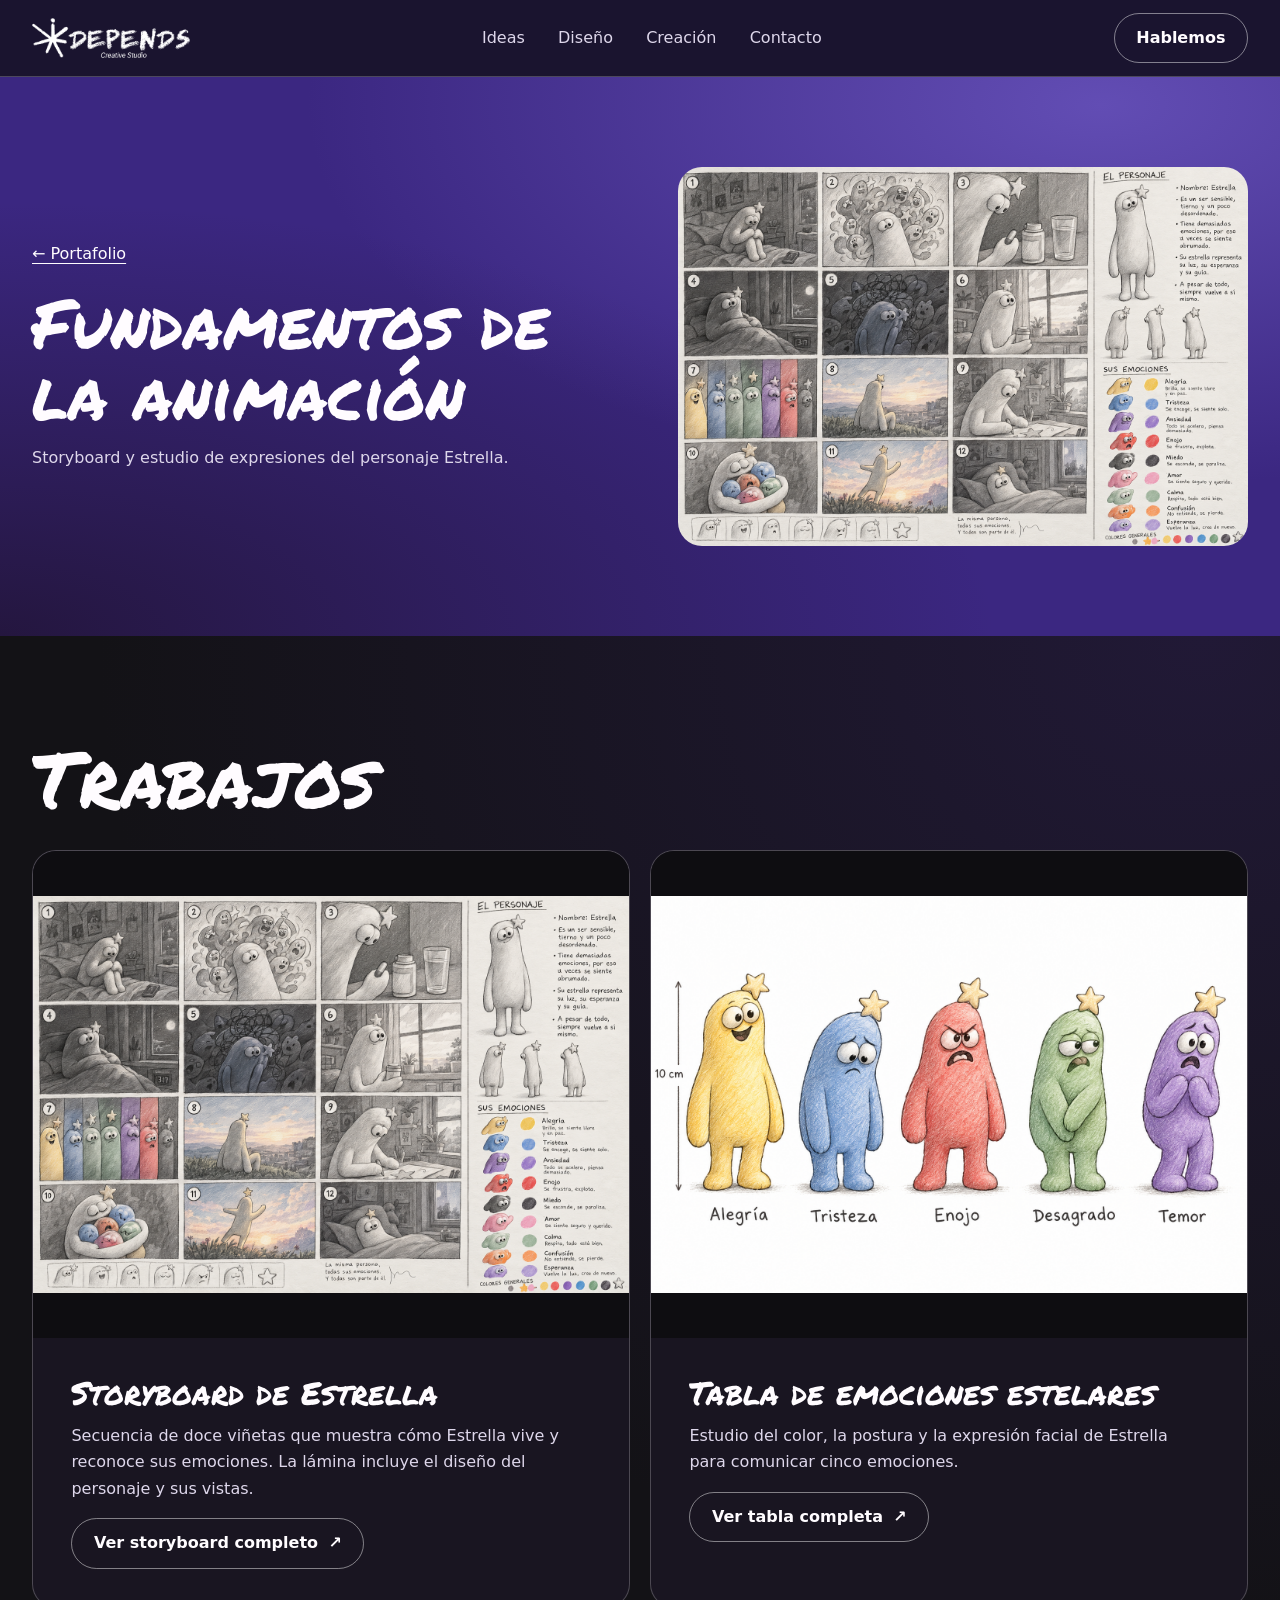
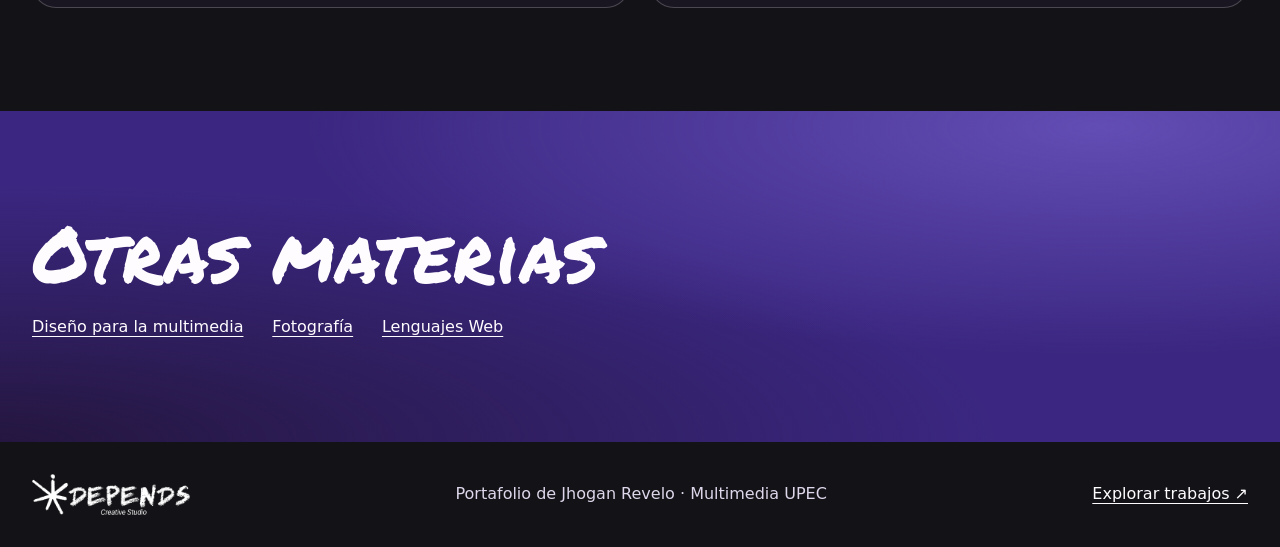
<file: fundamentos-animacion.html>
<!doctype html>
<html lang="es">
<head>
  <meta charset="utf-8">
  <meta name="viewport" content="width=device-width, initial-scale=1">
  <title>Fundamentos de la animación | DEPENDS</title>
  <link rel="icon" href="assets/simbolo.png" type="image/png">
  <link rel="stylesheet" href="./estilos.css">
</head>
<body>
  <a class="skip" href="#contenido">Saltar al contenido</a>

  <header class="site-header encabezado">
    <div class="wrap header-inner">
      <a class="brand logo" href="index.html">
        <img src="assets/marca.png" alt="DEPENDS Creative Studio · Inicio">
      </a>

      <nav class="menu" aria-label="Navegación principal">
        <ul>
          <li><a href="index.html#ideas">Ideas</a></li>
          <li><a href="index.html#diseno">Diseño</a></li>
          <li><a href="index.html#creacion">Creación</a></li>
          <li><a href="index.html#contacto">Contacto</a></li>
        </ul>
      </nav>

      <a class="button header-action" href="index.html#contacto">Hablemos</a>
    </div>
  </header>

  <main id="contenido">
    <section class="subject-hero purple">
      <div class="wrap subject-grid">
        <div>
          <nav class="breadcrumb" aria-label="Ruta de navegación">
            <a href="index.html#diseno">← Portafolio</a>
          </nav>
          <h1>Fundamentos de la animación</h1>
          <p>Storyboard y estudio de expresiones del personaje Estrella.</p>
        </div>

        <img class="subject-image" src="assets/storyboard-estrella.png" alt="">
      </div>
    </section>

    <section class="section dark" aria-labelledby="trabajos">
      <div class="wrap">
        <h2 id="trabajos">Trabajos</h2>

        <div class="project-grid">
          <article class="project">
            <img class="project-media"
                 src="assets/storyboard-estrella.png"
                 alt="Storyboard de doce viñetas con el recorrido emocional de Estrella"
                 loading="lazy">
            <div class="project-body">
              <h3>Storyboard de Estrella</h3>
              <p>Secuencia de doce viñetas que muestra cómo Estrella vive y reconoce sus emociones. La lámina incluye el diseño del personaje y sus vistas.</p>
              <a class="button" href="assets/storyboard-estrella.png">
                Ver storyboard completo <span aria-hidden="true">↗</span>
              </a>
            </div>
          </article>

          <article class="project">
            <img class="project-media"
                 src="assets/tabla-emociones-estelares.png"
                 alt="Estrella expresa alegría, tristeza, enojo, desagrado y temor"
                 loading="lazy">
            <div class="project-body">
              <h3>Tabla de emociones estelares</h3>
              <p>Estudio del color, la postura y la expresión facial de Estrella para comunicar cinco emociones.</p>
              <a class="button" href="assets/tabla-emociones-estelares.png">
                Ver tabla completa <span aria-hidden="true">↗</span>
              </a>
            </div>
          </article>
        </div>
      </div>
    </section>

    <section class="section purple">
      <div class="wrap">
        <h2>Otras materias</h2>
        <nav class="subject-nav" aria-label="Otras materias">
          <a href="diseno-multimedia.html">Diseño para la multimedia</a>
          <a href="fotografia.html">Fotografía</a>
          <a href="lenguajes-web.html">Lenguajes Web</a>
        </nav>
      </div>
    </section>
  </main>

  <footer class="pie">
    <div class="wrap footer-inner">
      <a class="brand logo" href="index.html">
        <img src="assets/marca.png" alt="DEPENDS Creative Studio · Inicio">
      </a>
      <p>Portafolio de Jhogan Revelo · Multimedia UPEC</p>
      <a href="index.html#diseno">Explorar trabajos ↗</a>
    </div>
  </footer>
</body>
</html>
</file>
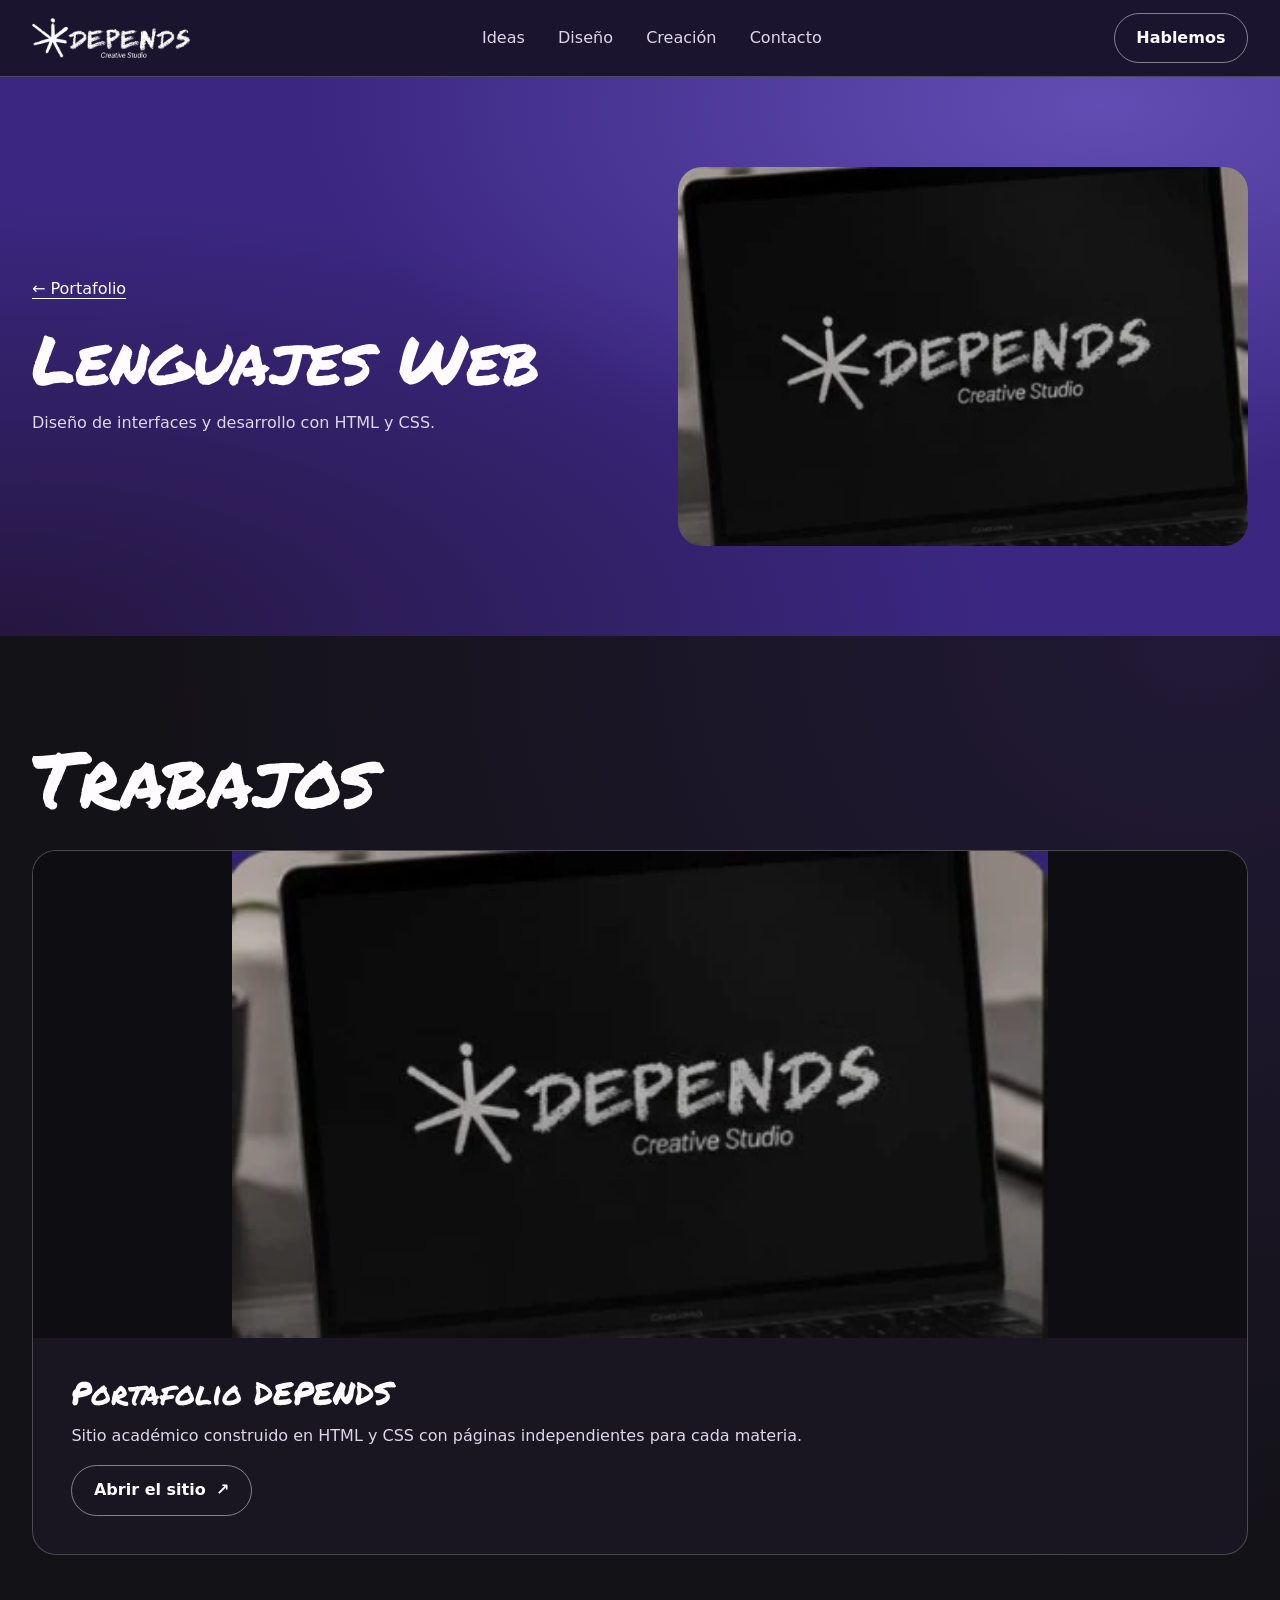
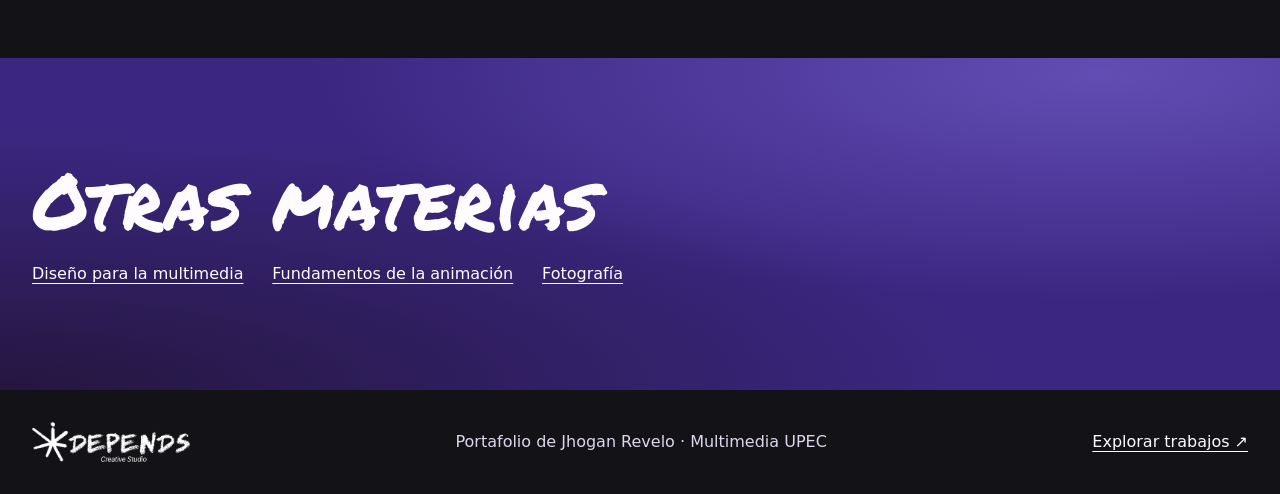
<file: lenguajes-web.html>
<!doctype html>
<html lang="es">
<head>
  <meta charset="utf-8">
  <meta name="viewport" content="width=device-width, initial-scale=1">
  <title>Lenguajes Web | DEPENDS</title>
  <link rel="icon" href="assets/simbolo.png" type="image/png">
  <link rel="stylesheet" href="estilos.css">
</head>
<body>
  <a class="skip" href="#contenido">Saltar al contenido</a>
  <header class="site-header encabezado">
    <div class="wrap header-inner">
      <a class="brand logo" href="index.html"><img src="assets/marca.png" alt="DEPENDS Creative Studio · Inicio"></a>
      <nav class="menu" aria-label="Navegación principal">
        <ul>
          <li><a href="index.html#ideas">Ideas</a></li>
          <li><a href="index.html#diseno">Diseño</a></li>
          <li><a href="index.html#creacion">Creación</a></li>
          <li><a href="index.html#contacto">Contacto</a></li>
        </ul>
      </nav>
      <a class="button header-action" href="index.html#contacto">Hablemos</a>
    </div>
  </header>
  <main id="contenido">
    <section class="subject-hero purple">
      <div class="wrap subject-grid">
        <div>
          <nav class="breadcrumb" aria-label="Ruta de navegación"><a href="index.html#diseno">← Portafolio</a></nav>
          <h1>Lenguajes Web</h1>
          <p>Diseño de interfaces y desarrollo con HTML y CSS.</p>
        </div>
        <img class="subject-image" src="assets/lenguajes-web.webp" alt="">
      </div>
    </section>
    <section class="section dark" aria-labelledby="trabajos">
      <div class="wrap">
        <h2 id="trabajos">Trabajos</h2>
        <div class="project-grid single">
        <article class="project">
          <img class="project-media" src="assets/lenguajes-web.webp" alt="Aplicación de la marca DEPENDS en un portátil" loading="lazy">
          <div class="project-body">
            <h3>Portafolio DEPENDS</h3>
            <p>Sitio académico construido en HTML y CSS con páginas independientes para cada materia.</p>
            <a class="button" href="index.html">Abrir el sitio <span aria-hidden="true">↗</span></a>
          </div>
        </article>
        </div>
      </div>
    </section>
    <section class="section purple">
      <div class="wrap">
        <h2>Otras materias</h2>
        <nav class="subject-nav" aria-label="Otras materias">
          <a href="diseno-multimedia.html">Diseño para la multimedia</a>
          <a href="fundamentos-animacion.html">Fundamentos de la animación</a>
          <a href="fotografia.html">Fotografía</a>
        </nav>
      </div>
    </section>
  </main>
  <footer class="pie">
    <div class="wrap footer-inner">
      <a class="brand logo" href="index.html"><img src="assets/marca.png" alt="DEPENDS Creative Studio · Inicio"></a>
      <p>Portafolio de Jhogan Revelo · Multimedia UPEC</p>
      <a href="index.html#diseno">Explorar trabajos ↗</a>
    </div>
  </footer>
</body>
</html>
</file>
<file: estilos.css>
@font-face {
  font-family: "Permanent Marker";
  src: url("assets/permanent-marker.ttf") format("truetype");
  font-display: swap;
}

:root {
  color-scheme: dark;
  --ink: #131216;
  --paper: #fffcff;
  --muted: #ded7eb;
  --purple: #3b2781;
  --line: #ffffff38;
  --display: "Permanent Marker", cursive;
  --radius: 24px;
}

* { box-sizing: border-box; }
html { scroll-padding-top: 120px; }
body {
  margin: 0;
  color: var(--paper);
  background: var(--ink);
  font: 1rem/1.65 system-ui, sans-serif;
}
img, video { display: block; max-width: 100%; }
a { color: inherit; text-underline-offset: .24em; }
a:focus-visible { outline: 3px solid #f3d991; outline-offset: 5px; }
h1, h2, h3 {
  margin: 0;
  font: 400 2rem/1.04 var(--display);
}
h2 { font-size: clamp(2.35rem, 6vw, 5rem); }
p { margin: 0 0 1rem; color: var(--muted); }
.wrap { width: min(100% - 3rem, 76rem); margin-inline: auto; }
.skip { position: fixed; z-index: 10; top: .7rem; left: 1rem; background: var(--ink); padding: .6rem 1rem; }
.skip:not(:focus) { transform: translateY(-180%); }

  #contacto {
    position: relative;
    isolation: isolate;
    overflow: hidden;
    padding-block: clamp(4.5rem, 8.3vw, 10.75rem);
    background: radial-gradient(ellipse at 77% 34%, #4c399f, transparent 58%), #352481;
  }

  #contacto .wrap {
    width: min(100% - 3rem, 80rem);
  }

  .contacto-simbolo {
    position: absolute;
    z-index: -1;
    top: -3rem;
    right: -5rem;
    width: clamp(12rem, 19vw, 25rem);
    opacity: .28;
    transform: rotate(-13deg);
    pointer-events: none;
  }

  #contacto .eyebrow {
    margin-bottom: clamp(1.35rem, 2vw, 2rem);
    font-weight: 500;
    letter-spacing: .36em;
  }

  #contacto h2 {
    font-size: clamp(2.9rem, 6.6vw, 8.5rem);
    line-height: .9;
  }

  .contacto-detalle {
    display: flex;
    align-items: flex-end;
    justify-content: space-between;
    flex-wrap: wrap;
    gap: 1.5rem 2rem;
    margin-top: clamp(2rem, 3.3vw, 4rem);
  }

  .contacto-detalle p {
    max-width: 33rem;
    margin: 0;
    font-size: clamp(1rem, 1vw, 1.2rem);
  }

  .contacto-detalle .button {
    padding: .95rem 2.1rem;
  }

  @media (max-width: 600px) {
    .contacto-simbolo {
      top: -2rem;
      right: -4rem;
      opacity: .18;
    }

    .contacto-detalle .button {
      padding: .75rem 1.2rem;
    }
  }
.site-header {
  position: sticky;
  top: 0;
  z-index: 5;
  background: #1c1531f5;
  border-bottom: 1px solid var(--line);
}
.header-inner, .footer-inner, .actions, .hero-bottom, .section-heading {
  display: flex;
  align-items: center;
  gap: 1rem;
  justify-content: space-between;
  flex-wrap: wrap;
}
.header-inner { min-height: 76px; padding-block: .65rem; }
.brand { display: block; width: 158px; }
.header-inner nav { display: flex; flex-wrap: wrap; gap: .3rem clamp(.8rem, 2.6vw, 2.4rem); }
.header-inner nav a { text-decoration: none; color: var(--muted); }
.header-inner nav a:hover { text-decoration: underline; }
.button {
  display: inline-flex;
  align-items: center;
  gap: .65rem;
  width: fit-content;
  padding: .7rem 1.35rem;
  border: 1px solid #ffffff75;
  border-radius: 99px;
  text-decoration: none;
  font-weight: 650;
}
.button:hover { background: #ffffff21; }
.solid { background: var(--paper); color: #36216e; border-color: var(--paper); }
.solid:hover { background: #e9def9; }

.purple {
  background: radial-gradient(ellipse at 86% 5%, #624db4 0%, transparent 51%),
    radial-gradient(ellipse at 0% 100%, #24163f 0%, transparent 55%), var(--purple);
}
.dark { background: radial-gradient(ellipse at 94% 0, #211936, transparent 65%), var(--ink); }
.hero { position: relative; isolation: isolate; overflow: hidden; }
.hero-inner { padding-block: clamp(4.5rem, 9vw, 9rem) clamp(4rem, 7vw, 7rem); }
.hero-symbol {
  position: absolute;
  z-index: -1;
  width: clamp(105px, 18vw, 325px);
  top: 11%;
  right: 3%;
  opacity: .78;
  transform: rotate(-10deg);
}
.eyebrow {
  margin-bottom: 1.65rem;
  font-size: .75rem;
  font-weight: 650;
  letter-spacing: .24em;
  text-transform: uppercase;
}
.ruled { display: flex; align-items: center; gap: .8rem; }
.ruled::before { content: ""; width: 2.5rem; height: 1px; background: currentColor; }
.hero h1 { font-size: clamp(3.05rem, 10vw, 10rem); line-height: .96; }
.hero h1 span { display: block; }
.hero h1 span:nth-child(2) { margin-left: 9%; }
.hero-bottom { align-items: end; margin-top: clamp(2.5rem, 5vw, 4.5rem); }
.hero-bottom p, .section-heading > p { max-width: 34rem; margin: 0; }
.actions { justify-content: start; }

.section { padding-block: clamp(4rem, 8vw, 8rem); }
.split, .subject-grid { display: grid; grid-template-columns: 1fr 1fr; gap: clamp(2rem, 6vw, 6rem); }
.small-symbol { width: 95px; margin-top: 2.5rem; transform: rotate(18deg); opacity: .7; }
.lead { font-size: clamp(1.1rem, 2.2vw, 1.5rem); }
.values div { padding-block: 1rem; border-bottom: 1px solid var(--line); }
.values dt { font: 1.3rem var(--display); }
.values dd { margin: .35rem 0 0; color: var(--muted); }
.section-heading { align-items: end; margin-bottom: 2.35rem; }
.section-heading > p { max-width: 25rem; }

.course-grid, .project-grid {
  display: grid;
  grid-template-columns: repeat(2, minmax(0, 1fr));
  gap: 1.25rem;
}
.course-card {
  position: relative;
  isolation: isolate;
  display: flex;
  align-items: end;
  min-height: clamp(245px, 30vw, 398px);
  overflow: hidden;
  border: 1px solid var(--line);
  border-radius: var(--radius);
  background: var(--ink);
  text-decoration: none;
}
.course-card::after, .course-card > img { position: absolute; inset: 0; }
.course-card::after { content: ""; z-index: -1; background: linear-gradient(transparent 20%, #100c18f5 100%); }
.course-card > img {
  width: 100%;
  height: 100%;
  z-index: -2;
  object-fit: cover;
  transition: transform .3s ease;
}
.course-card:hover > img, .course-card:focus-visible > img { transform: scale(1.05); }
.course-caption {
  display: flex;
  align-items: end;
  justify-content: space-between;
  gap: .7rem;
  width: 100%;
  padding: clamp(1.1rem, 3vw, 2rem);
}
.course-caption h3 { font-size: clamp(1.55rem, 3vw, 2.45rem); }
.course-caption p { margin: .65rem 0 0; }
.arrow {
  display: grid;
  flex: 0 0 2.65rem;
  height: 2.65rem;
  place-items: center;
  border: 1px solid #ffffff80;
  border-radius: 50%;
}

.process {
  display: grid;
  grid-template-columns: repeat(3, minmax(0, 1fr));
  gap: 1rem;
  margin: 2.5rem 0 0;
  padding: 0;
  list-style: none;
}
.process li, .project { border: 1px solid var(--line); border-radius: var(--radius); }
.process li { padding: 1.8rem; }
.process p { margin: .9rem 0 0; }
.contact p:not(.eyebrow) { margin: 1.5rem 0; }
.footer-inner { padding-block: 2rem; }
.footer-inner p { margin: 0; }

.subject-hero { padding-block: clamp(2.9rem, 7vw, 6rem); }
.subject-grid { align-items: center; }
.subject-grid h1 { font-size: clamp(2.45rem, 5.3vw, 5.2rem); overflow-wrap: anywhere; }
.subject-grid p { margin: 1rem 0 0; }
.breadcrumb { margin-bottom: 1.3rem; }
.subject-image { width: 100%; aspect-ratio: 3 / 2; object-fit: cover; border-radius: var(--radius); }
.project-grid { margin-top: 2rem; }
.project-grid.single { grid-template-columns: minmax(0, 1fr); }
.project { overflow: hidden; background: #191521; }
.project-media { width: 100%; background: #0e0d11; }
.project > img { height: clamp(260px, 38vw, 490px); object-fit: contain; }
.project > video { aspect-ratio: 16 / 9; }
.project-body { padding: clamp(1.2rem, 4vw, 2.4rem); }
.project-body p { margin-top: .85rem; }
.photo-grid { display: grid; grid-template-columns: repeat(3, minmax(0, 1fr)); gap: .35rem; }
.photo-grid a:focus-visible { outline-offset: -4px; }
.photo-grid img { height: 100%; aspect-ratio: 3 / 4; object-fit: cover; }
.subject-nav { display: flex; flex-wrap: wrap; gap: .8rem 1.8rem; margin-top: 1.3rem; }

@media (max-width: 740px) {
  .wrap { width: calc(100% - 2rem); }
  .header-inner nav { order: 1; flex-basis: 100%; font-size: .9rem; }
  .header-action { font-size: .85rem; padding: .45rem .85rem; }
  .course-grid, .project-grid, .split, .subject-grid, .process { grid-template-columns: minmax(0, 1fr); }
  .hero-symbol { top: 15%; opacity: .26; }
  .section-heading { gap: 1.4rem; }
}

@media (prefers-reduced-motion: reduce) {
  .course-card > img { transition: none; }
}

.menu ul {
  display: flex;
  flex-wrap: wrap;
  gap: .3rem clamp(.8rem, 2.6vw, 2.4rem);
  margin: 0;
  padding: 0;
  list-style: none;
}

.slider { position: relative; margin-top: 2rem; }
.slider input {
  position: absolute;
  width: 1px;
  height: 1px;
  clip-path: inset(50%);
}
.slider .slide { display: none; margin: 0; }
#s1:checked ~ .slide1,
#s2:checked ~ .slide2,
#s3:checked ~ .slide3 { display: block; }
.slide label { display: block; cursor: pointer; }
.slide img {
  width: 100%;
  height: clamp(230px, 45vw, 500px);
  object-fit: contain;
  border-radius: var(--radius);
  background: #191521;
}
.slide figcaption { margin-top: .8rem; font: 1.3rem var(--display); }
.puntos { display: flex; gap: .6rem; margin-top: 1rem; }
.puntos label {
  display: grid;
  place-items: center;
  width: 2.75rem;
  height: 2.75rem;
  border: 1px solid var(--line);
  border-radius: 50%;
  cursor: pointer;
}
#s1:checked ~ .puntos label[for="s1"],
#s2:checked ~ .puntos label[for="s2"],
#s3:checked ~ .puntos label[for="s3"] {
  color: var(--ink);
  background: var(--paper);
}
#s1:focus-visible ~ .puntos label[for="s1"],
#s2:focus-visible ~ .puntos label[for="s2"],
#s3:focus-visible ~ .puntos label[for="s3"] {
  outline: 3px solid #f3d991;
  outline-offset: 3px;
}

.hero-video .split { align-items: center; }
.hero-video p:not(.eyebrow), .llamado .boton { margin-top: 1rem; }
.hero-video video { width: 100%; border-radius: var(--radius); }
.contacto form { display: grid; gap: .55rem; max-width: 35rem; }
.contacto input, .contacto textarea {
  width: 100%;
  padding: .65rem .8rem;
  margin-bottom: .55rem;
  border: 1px solid #ffffff75;
  border-radius: 10px;
  font: inherit;
  color: var(--paper);
  background: #1c1531;
}
.contacto button { font: inherit; font-weight: 650; cursor: pointer; }

/* Galerías de Fotografía */
.galeria-vertical img {
  aspect-ratio: 2 / 3;
}

.galeria-horizontal {
  grid-template-columns: repeat(2, minmax(0, 1fr));
}

.galeria-horizontal img {
  aspect-ratio: 16 / 9;
}

.galeria-vertical img,
.galeria-horizontal img {
  height: auto;
}

@media (max-width: 560px) {
  .galeria-vertical {
    grid-template-columns: repeat(2, minmax(0, 1fr));
  }

  .galeria-horizontal {
    grid-template-columns: minmax(0, 1fr);
  }
}
</file>
